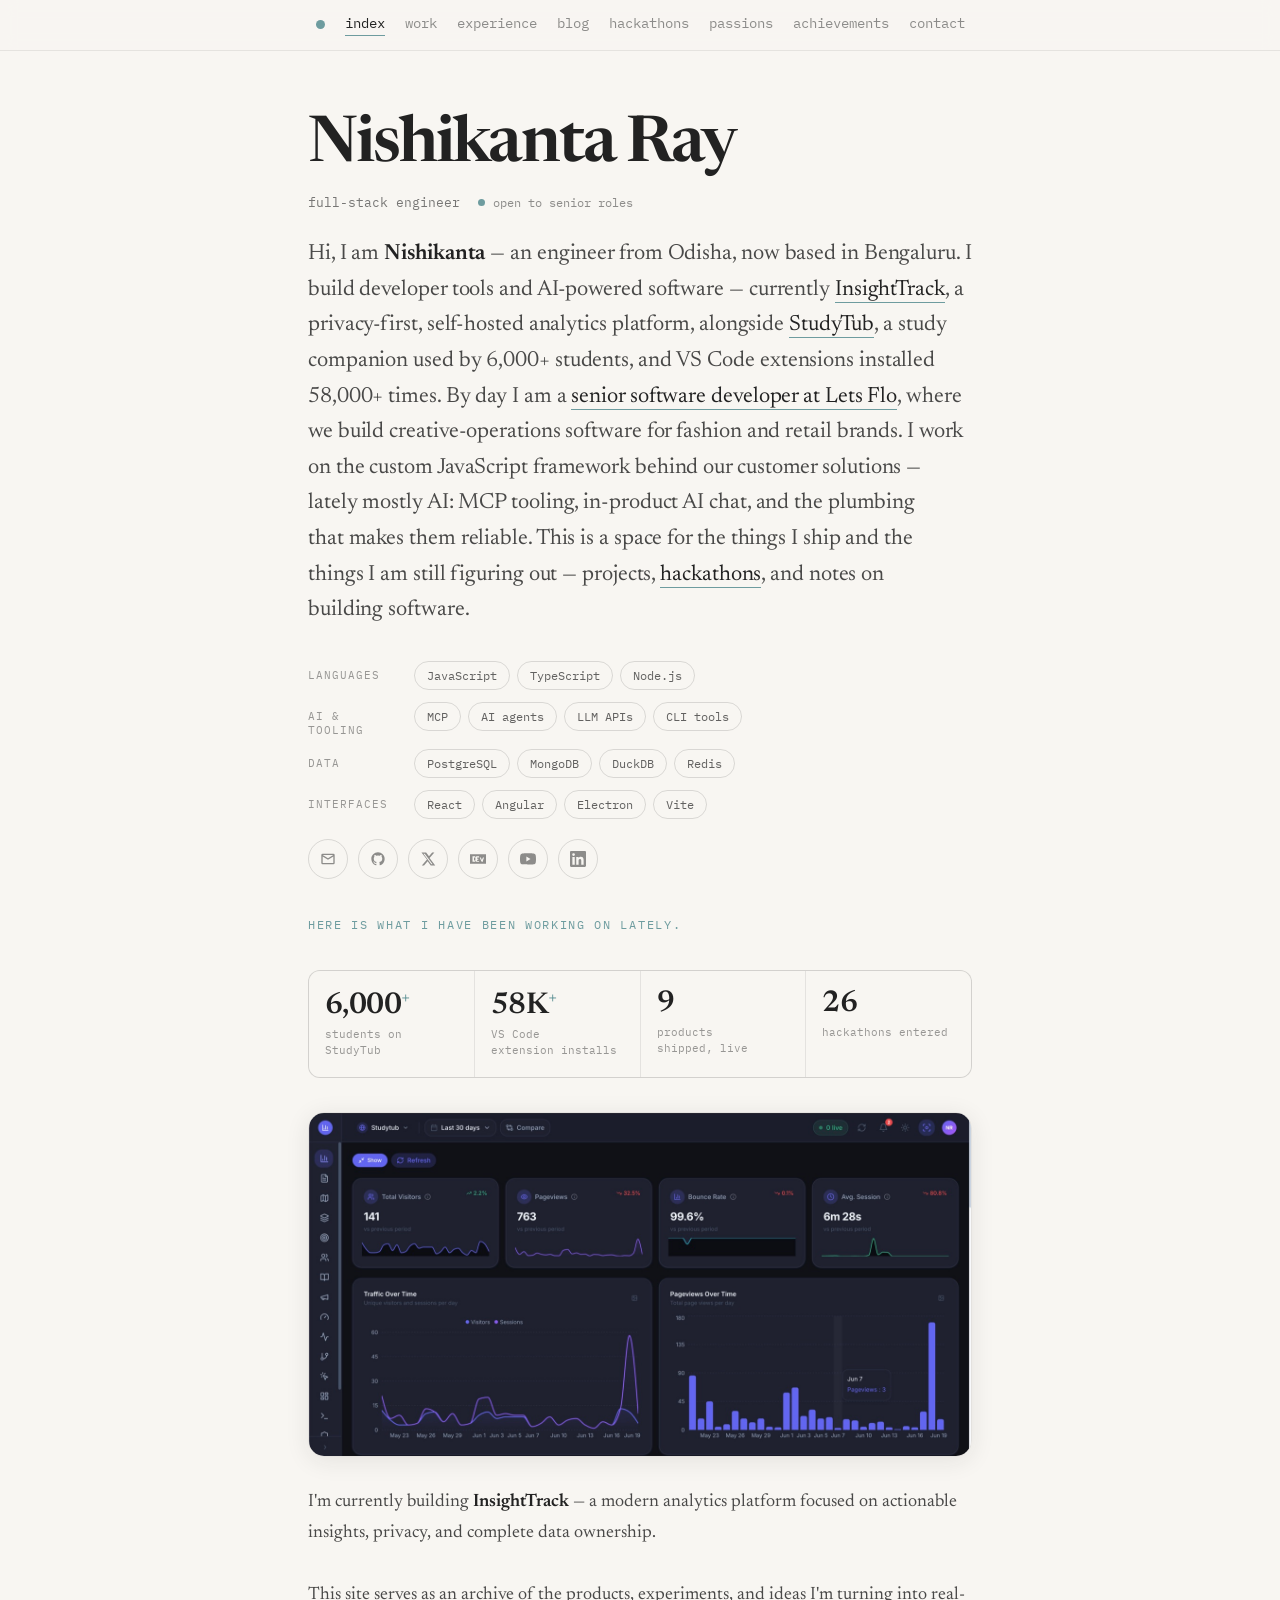
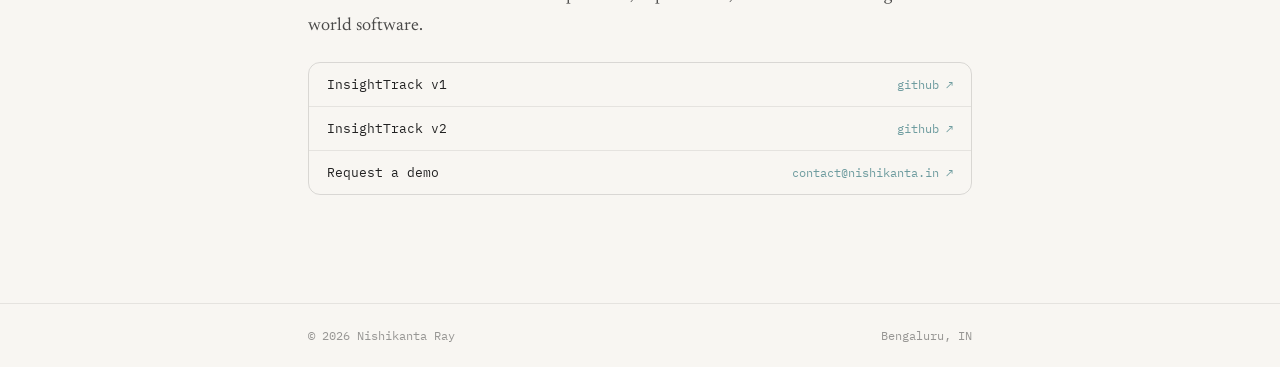
<file: index.html>
<!DOCTYPE html>
<html lang="en">

<head>
  <meta charset="utf-8">
  <meta name="viewport" content="width=device-width, initial-scale=1">
  <meta name="google-site-verification" content="T8-DkJcfZ8PsQiqGVQWRgfyjk6k6gos50M5_fs0fN4Q">
  <meta name="description" content="Full-stack engineer in Bengaluru. Building InsightTrack, a privacy-first analytics platform, plus VS Code extensions installed 58,000+ times.">
  <title>Nishikanta Ray — Full-Stack Engineer, Bengaluru</title>
  <link rel="icon" href="images/favicon.svg" type="image/svg+xml">
  <link rel="canonical" href="https://nishikanta.in/">
  <meta property="og:type" content="website">
  <meta property="og:locale" content="en_IN">
  <meta property="og:site_name" content="Nishikanta Ray">
  <meta property="og:title" content="Nishikanta Ray — Full-Stack Engineer, Bengaluru">
  <meta property="og:description" content="Full-stack engineer in Bengaluru. Building InsightTrack, a privacy-first analytics platform, plus VS Code extensions installed 58,000+ times.">
  <meta property="og:url" content="https://nishikanta.in/">
  <meta property="og:image" content="https://nishikanta.in/images/dashboard.jpg">
  <meta name="twitter:card" content="summary_large_image">
  <meta name="twitter:creator" content="@NishikantaRay5">
  <meta name="twitter:title" content="Nishikanta Ray — Full-Stack Engineer, Bengaluru">
  <meta name="twitter:description" content="Full-stack engineer in Bengaluru. Building InsightTrack, a privacy-first analytics platform, plus VS Code extensions installed 58,000+ times.">
  <meta name="twitter:image" content="https://nishikanta.in/images/dashboard.jpg">
  <link rel="preconnect" href="https://fonts.googleapis.com">
  <link rel="preconnect" href="https://fonts.gstatic.com" crossorigin>
  <link href="https://fonts.googleapis.com/css2?family=IBM+Plex+Mono:wght@400;500&family=Newsreader:ital,opsz,wght@0,6..72,400;0,6..72,500;0,6..72,600;1,6..72,400;1,6..72,500&display=swap" rel="stylesheet">
  <link rel="stylesheet" href="css/base.css">
  <link rel="stylesheet" href="css/index.css">
  <script type="application/ld+json">
[
  {
    "@context": "https://schema.org",
    "@type": "Person",
    "name": "Nishikanta Ray",
    "url": "https://nishikanta.in/",
    "image": "https://nishikanta.in/images/dashboard.jpg",
    "jobTitle": "Senior Software Developer",
    "worksFor": {
      "@type": "Organization",
      "name": "Lets Flo",
      "url": "https://www.letsflo.co/"
    },
    "address": {
      "@type": "PostalAddress",
      "addressLocality": "Bengaluru",
      "addressRegion": "Karnataka",
      "addressCountry": "IN"
    },
    "email": "mailto:nishikantaray1@gmail.com",
    "knowsAbout": [
      "JavaScript",
      "TypeScript",
      "Node.js",
      "Model Context Protocol",
      "AI agents",
      "PostgreSQL",
      "DuckDB",
      "MongoDB",
      "Redis",
      "React",
      "Angular",
      "Electron",
      "Web analytics"
    ],
    "sameAs": [
      "https://github.com/NishikantaRay",
      "https://www.linkedin.com/in/nishikantaray1/",
      "https://x.com/NishikantaRay5",
      "https://blog.nishikanta.in/",
      "https://dev.to/nishikantaray",
      "https://www.youtube.com/@NishikantaRay"
    ]
  },
  {
    "@context": "https://schema.org",
    "@type": "WebSite",
    "name": "Nishikanta Ray",
    "url": "https://nishikanta.in/",
    "author": {
      "@type": "Person",
      "name": "Nishikanta Ray"
    }
  }
]
  </script>
</head>

<body>
  <a href="#main" class="skip-link">Skip to content</a>
  <header>
    <div class="header-inner">
      <a href="index.html" aria-label="Home"><span class="dot"></span></a>
      <nav>
        <a href="index.html" class="active">index</a>
        <a href="work.html">work</a>
        <a href="experience.html">experience</a>
        <a href="https://blog.nishikanta.in/" class="external" target="_blank" rel="noopener noreferrer">blog</a>
        <a href="hackathons.html">hackathons</a>
        <a href="passions.html">passions</a>
        <a href="achievements.html">achievements</a>
        <a href="contact.html">contact</a>
      </nav>
    </div>
  </header>

  <main id="main">
    <h1 class="hero-title">Nishikanta Ray</h1>

    <div class="meta-row">
      <span class="meta-label">full-stack engineer</span>
      <div class="availability">
        <span class="pulse"></span>
        <span>open to senior roles</span>
      </div>
    </div>

    <p class="hero-intro">Hi, I am <strong class="strong-ink">Nishikanta</strong> — an engineer from Odisha,
      now based in Bengaluru. I build developer tools and AI-powered software — currently
      <a href="work.html">InsightTrack</a>, a privacy-first, self-hosted analytics platform, alongside
      <a href="https://studytub.netlify.app/" target="_blank" rel="noopener noreferrer">StudyTub</a>, a study companion
      used by 6,000+ students, and VS Code extensions installed 58,000+ times. By day I am a
      <a href="experience.html">senior software developer at <span class="nowrap">Lets&nbsp;Flo</span></a>, where we build
      creative-operations software for fashion and retail brands. I work on the custom JavaScript framework behind our
      customer solutions — lately mostly AI: MCP tooling, in-product AI chat, and the plumbing that makes them
      reliable. This is a space for the things I ship and the things I am still figuring out — projects,
      <a href="hackathons.html">hackathons</a>, and notes on building software.</p>

    <div class="stack">
      <div class="stack-row">
        <span class="stack-label">languages</span>
        <div class="stack-tags">
          <span class="tag">JavaScript</span>
          <span class="tag">TypeScript</span>
          <span class="tag">Node.js</span>
        </div>
      </div>
      <div class="stack-row">
        <span class="stack-label">ai &amp; tooling</span>
        <div class="stack-tags">
          <span class="tag">MCP</span>
          <span class="tag">AI agents</span>
          <span class="tag">LLM APIs</span>
          <span class="tag">CLI tools</span>
        </div>
      </div>
      <div class="stack-row">
        <span class="stack-label">data</span>
        <div class="stack-tags">
          <span class="tag">PostgreSQL</span>
          <span class="tag">MongoDB</span>
          <span class="tag">DuckDB</span>
          <span class="tag">Redis</span>
        </div>
      </div>
      <div class="stack-row">
        <span class="stack-label">interfaces</span>
        <div class="stack-tags">
          <span class="tag">React</span>
          <span class="tag">Angular</span>
          <span class="tag">Electron</span>
          <span class="tag">Vite</span>
        </div>
      </div>
    </div>

    <div class="social-row">
      <!-- Email -->
      <a href="mailto:nishikantaray1@gmail.com" class="social-icon" aria-label="Email" title="nishikantaray1@gmail.com">
        <svg viewBox="0 0 24 24" xmlns="http://www.w3.org/2000/svg">
          <path
            d="M20 4H4a2 2 0 0 0-2 2v12a2 2 0 0 0 2 2h16a2 2 0 0 0 2-2V6a2 2 0 0 0-2-2zm0 2-8 5-8-5h16zm0 12H4V8.236l8 5 8-5V18z" />
        </svg>
      </a>
      <!-- GitHub -->
      <a href="https://github.com/NishikantaRay" target="_blank" rel="noopener noreferrer" class="social-icon"
        aria-label="GitHub" title="@NishikantaRay">
        <svg viewBox="0 0 24 24" xmlns="http://www.w3.org/2000/svg">
          <path
            d="M12 2C6.477 2 2 6.477 2 12c0 4.418 2.865 8.166 6.839 9.489.5.092.682-.217.682-.482 0-.237-.009-.868-.014-1.703-2.782.604-3.369-1.34-3.369-1.34-.454-1.156-1.11-1.463-1.11-1.463-.908-.62.069-.608.069-.608 1.003.07 1.531 1.03 1.531 1.03.892 1.529 2.341 1.087 2.91.832.092-.647.35-1.088.636-1.338-2.22-.253-4.555-1.11-4.555-4.943 0-1.091.39-1.984 1.029-2.683-.103-.253-.446-1.27.098-2.647 0 0 .84-.269 2.75 1.025A9.578 9.578 0 0 1 12 6.836a9.59 9.59 0 0 1 2.504.337c1.909-1.294 2.747-1.025 2.747-1.025.546 1.377.203 2.394.1 2.647.64.699 1.028 1.592 1.028 2.683 0 3.842-2.339 4.687-4.566 4.935.359.309.678.919.678 1.852 0 1.336-.012 2.415-.012 2.743 0 .267.18.578.688.48C19.138 20.163 22 16.418 22 12c0-5.523-4.477-10-10-10z" />
        </svg>
      </a>
      <!-- Twitter / X -->
      <a href="https://x.com/NishikantaRay5" target="_blank" rel="noopener noreferrer" class="social-icon"
        aria-label="Twitter / X" title="@NishikantaRay5">
        <svg viewBox="0 0 24 24" xmlns="http://www.w3.org/2000/svg">
          <path
            d="M18.244 2.25h3.308l-7.227 8.26 8.502 11.24H16.17l-4.714-6.231-5.401 6.231H2.744l7.737-8.835L2.2 2.25h6.986l4.265 5.638 4.793-5.638zm-1.161 17.52h1.833L7.084 4.126H5.117z" />
        </svg>
      </a>
      <!-- DEV -->
      <a href="https://dev.to/nishikantaray" target="_blank" rel="noopener noreferrer" class="social-icon"
        aria-label="DEV Community" title="@nishikantaray on DEV">
        <svg viewBox="0 0 24 24" xmlns="http://www.w3.org/2000/svg">
          <path
            d="M7.42 10.05c-.18-.16-.46-.23-.84-.23H6.05v4.36h.53c.38 0 .66-.7.84-.23.18-.16.28-.4.28-.75v-2.4c0-.35-.1-.6-.28-.75zM0 4.94v14.12h24V4.94H0zm8.56 9.27c0 .96-.6 2.02-1.9 2.02H3.75V7.78h2.9c1.3 0 1.9 1.06 1.9 2.02v4.41zm5.09-4.5h-2.9v1.85h1.77v1.44h-1.77v1.85h2.9v1.44H9.87c-.5.02-.92-.38-.94-.88V8.63c-.02-.5.38-.92.88-.94h3.84v1.5zm5.4 5.87c-.68 1.58-1.9.31-2.44-.94l-1.99-4.94h1.66l1.55 3.86 1.55-3.86h1.66l-1.99 5.88z" />
        </svg>
      </a>
      <!-- YouTube -->
      <a href="https://www.youtube.com/@NishikantaRay" target="_blank" rel="noopener noreferrer" class="social-icon"
        aria-label="YouTube" title="@NishikantaRay on YouTube">
        <svg viewBox="0 0 24 24" xmlns="http://www.w3.org/2000/svg">
          <path
            d="M23.5 6.19a3.02 3.02 0 0 0-2.12-2.14C19.5 3.55 12 3.55 12 3.55s-7.5 0-9.38.5A3.02 3.02 0 0 0 .5 6.19C0 8.08 0 12 0 12s0 3.92.5 5.81a3.02 3.02 0 0 0 2.12 2.14c1.88.5 9.38.5 9.38.5s7.5 0 9.38-.5a3.02 3.02 0 0 0 2.12-2.14C24 15.92 24 12 24 12s0-3.92-.5-5.81zM9.55 15.57V8.43L15.82 12l-6.27 3.57z" />
        </svg>
      </a>
      <!-- LinkedIn -->
      <a href="https://www.linkedin.com/in/nishikantaray1/" target="_blank" rel="noopener noreferrer"
        class="social-icon" aria-label="LinkedIn" title="in/nishikantaray1">
        <svg viewBox="0 0 24 24" xmlns="http://www.w3.org/2000/svg">
          <path
            d="M20.447 20.452h-3.554v-5.569c0-1.328-.027-3.037-1.852-3.037-1.853 0-2.136 1.445-2.136 2.939v5.667H9.351V9h3.414v1.561h.046c.477-.9 1.637-1.85 3.37-1.85 3.601 0 4.267 2.37 4.267 5.455v6.286zM5.337 7.433a2.062 2.062 0 0 1-2.063-2.065 2.064 2.064 0 1 1 2.063 2.065zm1.782 13.019H3.555V9h3.564v11.452zM22.225 0H1.771C.792 0 0 .774 0 1.729v20.542C0 23.227.792 24 1.771 24h20.451C23.2 24 24 23.227 24 22.271V1.729C24 .774 23.2 0 22.222 0h.003z" />
        </svg>
      </a>
    </div>
    <p class="hero-lede">Here is what I have been working on lately.</p>

    <div class="proof-band">
      <a href="https://studytub.netlify.app/" target="_blank" rel="noopener noreferrer" class="proof-stat">
        <span class="proof-num">6,000<span class="proof-plus">+</span></span>
        <span class="proof-label">students on StudyTub</span>
      </a>
      <a href="https://open-vsx.org/extension/Nishikanta12/live-server-lite" target="_blank" rel="noopener noreferrer"
        class="proof-stat">
        <span class="proof-num">58K<span class="proof-plus">+</span></span>
        <span class="proof-label">VS Code extension installs</span>
      </a>
      <a href="work.html" class="proof-stat">
        <span class="proof-num">9</span>
        <span class="proof-label">products shipped, live</span>
      </a>
      <a href="hackathons.html" class="proof-stat">
        <span class="proof-num">26</span>
        <span class="proof-label">hackathons entered</span>
      </a>
    </div>

    <div class="workspace">
      <img src="images/dashboard.jpg" alt="InsightTrack dashboard" width="1400" height="726" fetchpriority="high">
    </div>

    <p class="hero-sub">I'm currently building <strong class="strong-ink">InsightTrack</strong> — a
      modern analytics platform focused on actionable insights, privacy, and complete data ownership.<br><br>This site
      serves as an archive of the products, experiments, and ideas I'm turning into real-world software.</p>

    <div class="insighttrack-links">
      <a href="https://github.com/NishikantaRay/InsightTrack/tree/main/apps" target="_blank" rel="noopener noreferrer"
        class="it-link">
        <span class="it-label">InsightTrack v1</span>
        <span class="it-meta">github ↗</span>
      </a>
      <a href="https://github.com/NishikantaRay/InsightTrack/tree/main/appsv2" target="_blank" rel="noopener noreferrer"
        class="it-link">
        <span class="it-label">InsightTrack v2</span>
        <span class="it-meta">github ↗</span>
      </a>
      <a href="mailto:contact@nishikanta.in" class="it-link">
        <span class="it-label">Request a demo</span>
        <span class="it-meta">contact@nishikanta.in ↗</span>
      </a>
    </div>
  </main>

  <footer>
    <div class="footer-inner">
      <span>© <span id="yr">2026</span> Nishikanta Ray</span>
      <span>Bengaluru, IN</span>
    </div>
  </footer>
  <script>document.getElementById("yr").textContent=new Date().getFullYear()</script>
</body>

</html>
</file>
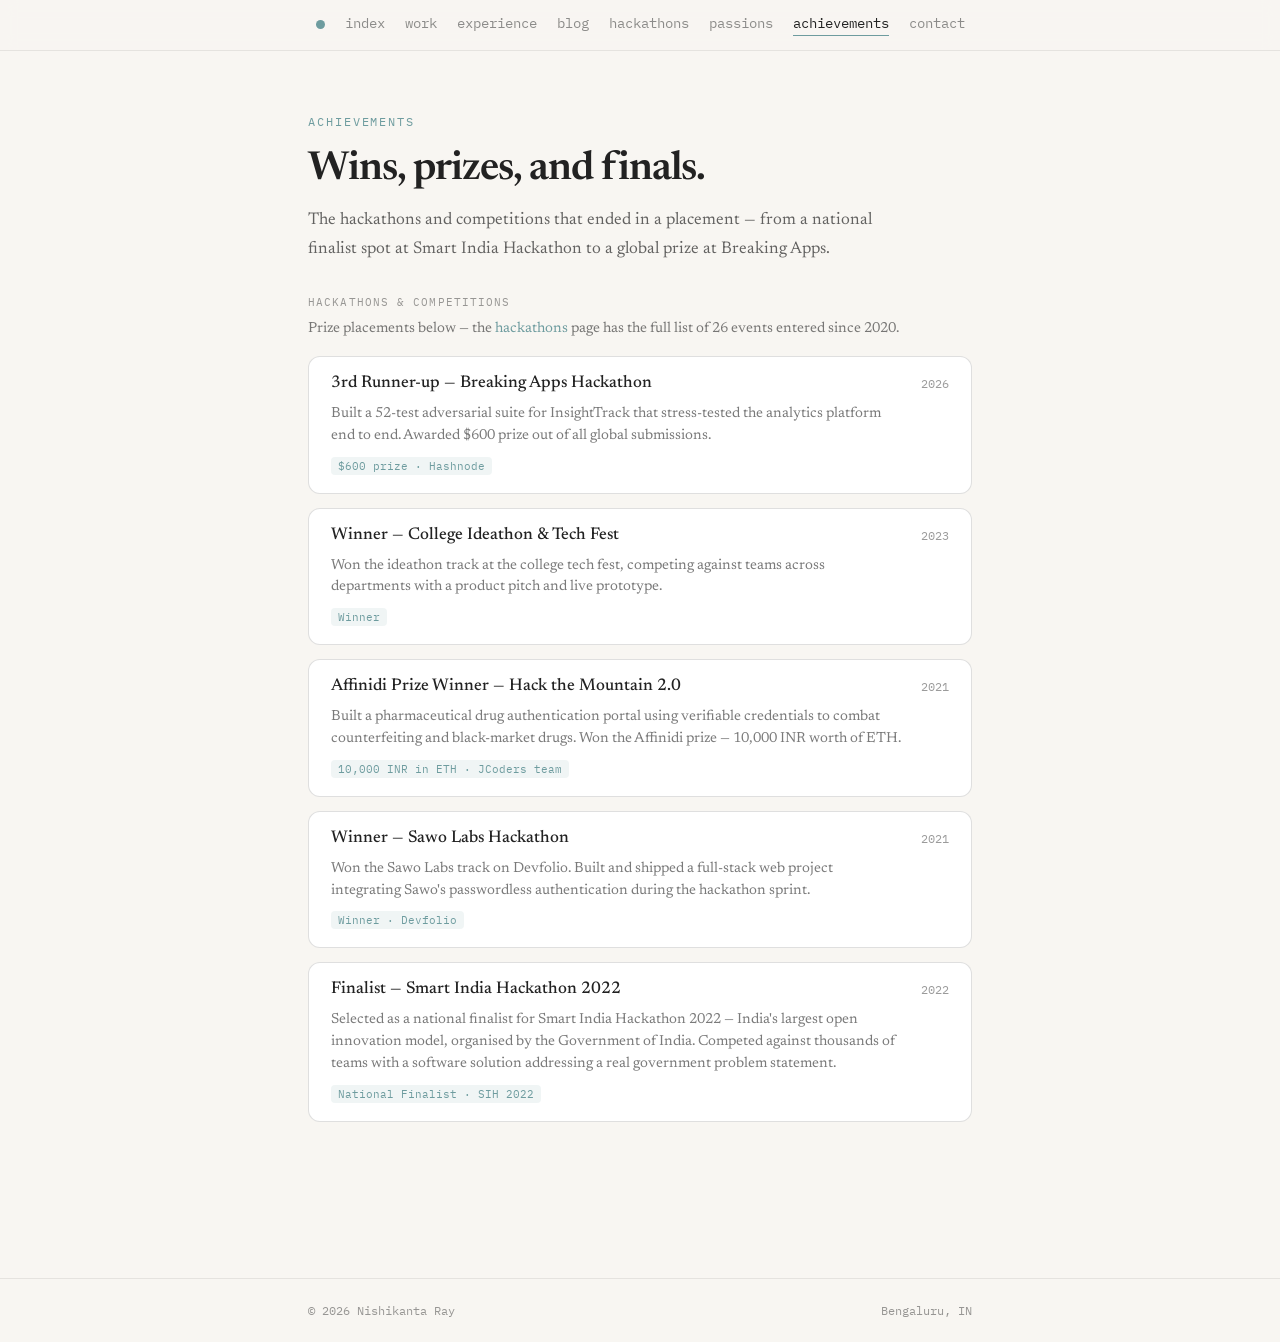
<file: achievements.html>
<!DOCTYPE html>
<html lang="en">

<head>
  <meta charset="utf-8">
  <meta name="viewport" content="width=device-width, initial-scale=1">
  <meta name="description" content="Hackathon wins and finals: Breaking Apps Hackathon, Smart India Hackathon 2022 finalist, Hack the Mountain, Sawo Labs.">
  <title>Achievements — Hackathon Wins, Prizes &amp; Finals</title>
  <link rel="icon" href="images/favicon.svg" type="image/svg+xml">
  <link rel="canonical" href="https://nishikanta.in/achievements.html">
  <meta property="og:type" content="website">
  <meta property="og:locale" content="en_IN">
  <meta property="og:site_name" content="Nishikanta Ray">
  <meta property="og:title" content="Achievements — Hackathon Wins, Prizes &amp; Finals">
  <meta property="og:description" content="Hackathon wins and finals: Breaking Apps Hackathon, Smart India Hackathon 2022 finalist, Hack the Mountain, Sawo Labs.">
  <meta property="og:url" content="https://nishikanta.in/achievements.html">
  <meta property="og:image" content="https://nishikanta.in/images/dashboard.jpg">
  <meta name="twitter:card" content="summary_large_image">
  <meta name="twitter:creator" content="@NishikantaRay5">
  <meta name="twitter:title" content="Achievements — Hackathon Wins, Prizes &amp; Finals">
  <meta name="twitter:description" content="Hackathon wins and finals: Breaking Apps Hackathon, Smart India Hackathon 2022 finalist, Hack the Mountain, Sawo Labs.">
  <meta name="twitter:image" content="https://nishikanta.in/images/dashboard.jpg">
  <link rel="preconnect" href="https://fonts.googleapis.com">
  <link rel="preconnect" href="https://fonts.gstatic.com" crossorigin>
  <link href="https://fonts.googleapis.com/css2?family=IBM+Plex+Mono:wght@400;500&family=Newsreader:ital,opsz,wght@0,6..72,400;0,6..72,500;0,6..72,600;1,6..72,400;1,6..72,500&display=swap" rel="stylesheet">
  <link rel="stylesheet" href="css/base.css">
  <link rel="stylesheet" href="css/achievements.css">
  <script type="application/ld+json">
{
  "@context": "https://schema.org",
  "@type": "BreadcrumbList",
  "itemListElement": [
    {
      "@type": "ListItem",
      "position": 1,
      "name": "Home",
      "item": "https://nishikanta.in/"
    },
    {
      "@type": "ListItem",
      "position": 2,
      "name": "Achievements",
      "item": "https://nishikanta.in/achievements.html"
    }
  ]
}
  </script>
</head>

<body>
  <a href="#main" class="skip-link">Skip to content</a>

  <header>
    <div class="header-inner">
      <a href="index.html" aria-label="Home"><span class="dot"></span></a>
      <nav>
        <a href="index.html">index</a>
        <a href="work.html">work</a>
        <a href="experience.html">experience</a>
        <a href="https://blog.nishikanta.in/" class="external" target="_blank" rel="noopener noreferrer">blog</a>
        <a href="hackathons.html">hackathons</a>
        <a href="passions.html">passions</a>
        <a href="achievements.html" class="active">achievements</a>
        <a href="contact.html">contact</a>
      </nav>
    </div>
  </header>

  <main id="main">
    <p class="section-label">Achievements</p>

    <h1 class="page-heading">Wins, prizes, and finals.</h1>
    <p class="page-intro">The hackathons and competitions that ended in a placement — from a national finalist spot at Smart India Hackathon to a global prize at Breaking Apps.</p>

    <!-- ── Hackathons ── -->
    <div class="achievement-section">
      <p class="achievement-section-label">Hackathons &amp; Competitions</p>
      <p class="achievement-note">Prize placements below — the <a href="hackathons.html">hackathons</a> page has the full list of 26 events entered since 2020.</p>

      <a href="https://townhall.hashnode.com/breaking-apps-hackathon-winners" target="_blank" rel="noopener noreferrer"
        class="hack-card">
        <div class="hack-body">
          <p class="hack-title">3rd Runner-up — Breaking Apps Hackathon</p>
          <span class="hack-year">2026</span>
          <p class="hack-desc">Built a 52-test adversarial suite for InsightTrack that stress-tested the analytics
            platform end to end. Awarded $600 prize out of all global submissions.</p>
          <span class="hack-badge">$600 prize · Hashnode</span>
        </div>
      </a>

      <a href="https://www.linkedin.com/posts/nishikantaray1_ideathon-collegefest-techfest-activity-7033532440765759488-5gte"
        target="_blank" rel="noopener noreferrer" class="hack-card" style="margin-top:10px">
        <div class="hack-body">
          <p class="hack-title">Winner — College Ideathon &amp; Tech Fest</p>
          <span class="hack-year">2023</span>
          <p class="hack-desc">Won the ideathon track at the college tech fest, competing against teams across
            departments with a product pitch and live prototype.</p>
          <span class="hack-badge">Winner</span>
        </div>
      </a>

      <a href="https://affinidi.medium.com/announcing-the-affinidi-prize-winners-of-hack-the-mountain-2-0-48df8aead49d"
        target="_blank" rel="noopener noreferrer" class="hack-card" style="margin-top:10px">
        <div class="hack-body">
          <p class="hack-title">Affinidi Prize Winner — Hack the Mountain 2.0</p>
          <span class="hack-year">2021</span>
          <p class="hack-desc">Built a pharmaceutical drug authentication portal using verifiable credentials to combat
            counterfeiting and black-market drugs. Won the Affinidi prize — 10,000 INR worth of ETH.</p>
          <span class="hack-badge">10,000 INR in ETH · JCoders team</span>
        </div>
      </a>

      <a href="https://www.linkedin.com/posts/nishikantaray1_webdevelopment-devfolio-sawolabs-activity-6856860619677700096-K5sS"
        target="_blank" rel="noopener noreferrer" class="hack-card" style="margin-top:10px">
        <div class="hack-body">
          <p class="hack-title">Winner — Sawo Labs Hackathon</p>
          <span class="hack-year">2021</span>
          <p class="hack-desc">Won the Sawo Labs track on Devfolio. Built and shipped a full-stack web project
            integrating Sawo's passwordless authentication during the hackathon sprint.</p>
          <span class="hack-badge">Winner · Devfolio</span>
        </div>
      </a>

      <a href="https://github.com/NishikantaRay/smartindiahackathon" target="_blank" rel="noopener noreferrer"
        class="hack-card" style="margin-top:10px">
        <div class="hack-body">
          <p class="hack-title">Finalist — Smart India Hackathon 2022</p>
          <span class="hack-year">2022</span>
          <p class="hack-desc">Selected as a national finalist for Smart India Hackathon 2022 — India's largest open
            innovation model, organised by the Government of India. Competed against thousands of teams with a software
            solution addressing a real government problem statement.</p>
          <span class="hack-badge">National Finalist · SIH 2022</span>
        </div>
      </a>
    </div>

  </main>

  <footer>
    <div class="footer-inner">
      <span>© <span id="yr">2026</span> Nishikanta Ray</span>
      <span>Bengaluru, IN</span>
    </div>
  </footer>
  <script>document.getElementById("yr").textContent=new Date().getFullYear()</script>

</body>

</html>
</file>
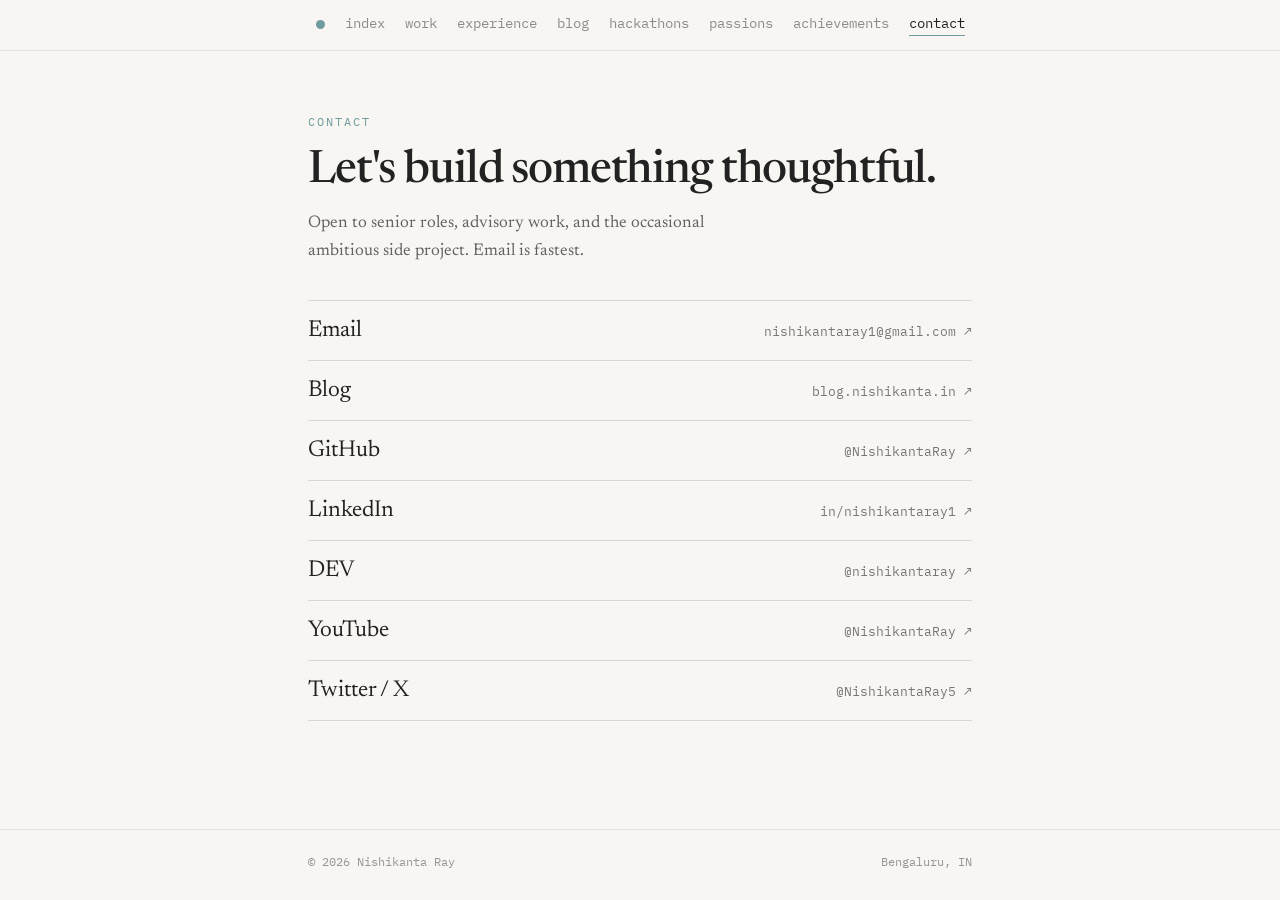
<file: contact.html>
<!DOCTYPE html>
<html lang="en">
<head>
  <meta charset="utf-8">
  <meta name="viewport" content="width=device-width, initial-scale=1">
  <meta name="description" content="Open to senior roles, advisory work, and ambitious side projects. Email is fastest.">
  <title>Contact — Nishikanta Ray</title>
  <link rel="icon" href="images/favicon.svg" type="image/svg+xml">
  <link rel="canonical" href="https://nishikanta.in/contact.html">
  <meta property="og:type" content="website">
  <meta property="og:locale" content="en_IN">
  <meta property="og:site_name" content="Nishikanta Ray">
  <meta property="og:title" content="Contact — Nishikanta Ray">
  <meta property="og:description" content="Open to senior roles, advisory work, and ambitious side projects. Email is fastest.">
  <meta property="og:url" content="https://nishikanta.in/contact.html">
  <meta property="og:image" content="https://nishikanta.in/images/dashboard.jpg">
  <meta name="twitter:card" content="summary_large_image">
  <meta name="twitter:creator" content="@NishikantaRay5">
  <meta name="twitter:title" content="Contact — Nishikanta Ray">
  <meta name="twitter:description" content="Open to senior roles, advisory work, and ambitious side projects. Email is fastest.">
  <meta name="twitter:image" content="https://nishikanta.in/images/dashboard.jpg">
  <link rel="preconnect" href="https://fonts.googleapis.com">
  <link rel="preconnect" href="https://fonts.gstatic.com" crossorigin>
  <link href="https://fonts.googleapis.com/css2?family=IBM+Plex+Mono:wght@400;500&family=Newsreader:ital,opsz,wght@0,6..72,400;0,6..72,500;0,6..72,600;1,6..72,400;1,6..72,500&display=swap" rel="stylesheet">
  <link rel="stylesheet" href="css/base.css">
  <link rel="stylesheet" href="css/contact.css">
  <script type="application/ld+json">
{
  "@context": "https://schema.org",
  "@type": "BreadcrumbList",
  "itemListElement": [
    {
      "@type": "ListItem",
      "position": 1,
      "name": "Home",
      "item": "https://nishikanta.in/"
    },
    {
      "@type": "ListItem",
      "position": 2,
      "name": "Contact",
      "item": "https://nishikanta.in/contact.html"
    }
  ]
}
  </script>
</head>
<body>
  <a href="#main" class="skip-link">Skip to content</a>
  <header>
    <div class="header-inner">
      <a href="index.html" aria-label="Home"><span class="dot"></span></a>
      <nav>
        <a href="index.html">index</a>
        <a href="work.html">work</a>
        <a href="experience.html">experience</a>
        <a href="https://blog.nishikanta.in/" class="external" target="_blank" rel="noopener noreferrer">blog</a>
        <a href="hackathons.html">hackathons</a>
        <a href="passions.html">passions</a>
        <a href="achievements.html">achievements</a>
        <a href="contact.html" class="active">contact</a>
      </nav>
    </div>
  </header>

  <main id="main">
    <p class="section-label">Contact</p>

    <h1 class="contact-heading">Let's build something thoughtful.</h1>
    <p class="contact-sub">Open to senior roles, advisory work, and the occasional ambitious side project. Email is fastest.</p>

    <a href="mailto:nishikantaray1@gmail.com" class="social-link">
      <span class="social-label">Email</span>
      <span class="social-handle">nishikantaray1@gmail.com ↗</span>
    </a>
    <a href="https://blog.nishikanta.in/" target="_blank" rel="noopener noreferrer" class="social-link">
      <span class="social-label">Blog</span>
      <span class="social-handle">blog.nishikanta.in ↗</span>
    </a>
    <a href="https://github.com/NishikantaRay" target="_blank" rel="noopener noreferrer" class="social-link">
      <span class="social-label">GitHub</span>
      <span class="social-handle">@NishikantaRay ↗</span>
    </a>
    <a href="https://www.linkedin.com/in/nishikantaray1/" target="_blank" rel="noopener noreferrer" class="social-link">
      <span class="social-label">LinkedIn</span>
      <span class="social-handle">in/nishikantaray1 ↗</span>
    </a>
    <a href="https://dev.to/nishikantaray" target="_blank" rel="noopener noreferrer" class="social-link">
      <span class="social-label">DEV</span>
      <span class="social-handle">@nishikantaray ↗</span>
    </a>
    <a href="https://www.youtube.com/@NishikantaRay" target="_blank" rel="noopener noreferrer" class="social-link">
      <span class="social-label">YouTube</span>
      <span class="social-handle">@NishikantaRay ↗</span>
    </a>
    <a href="https://x.com/NishikantaRay5" target="_blank" rel="noopener noreferrer" class="social-link">
      <span class="social-label">Twitter / X</span>
      <span class="social-handle">@NishikantaRay5 ↗</span>
    </a>
  </main>

  <footer>
    <div class="footer-inner">
      <span>© <span id="yr">2026</span> Nishikanta Ray</span>
      <span>Bengaluru, IN</span>
    </div>
  </footer>
  <script>document.getElementById("yr").textContent=new Date().getFullYear()</script>
</body>
</html>
</file>
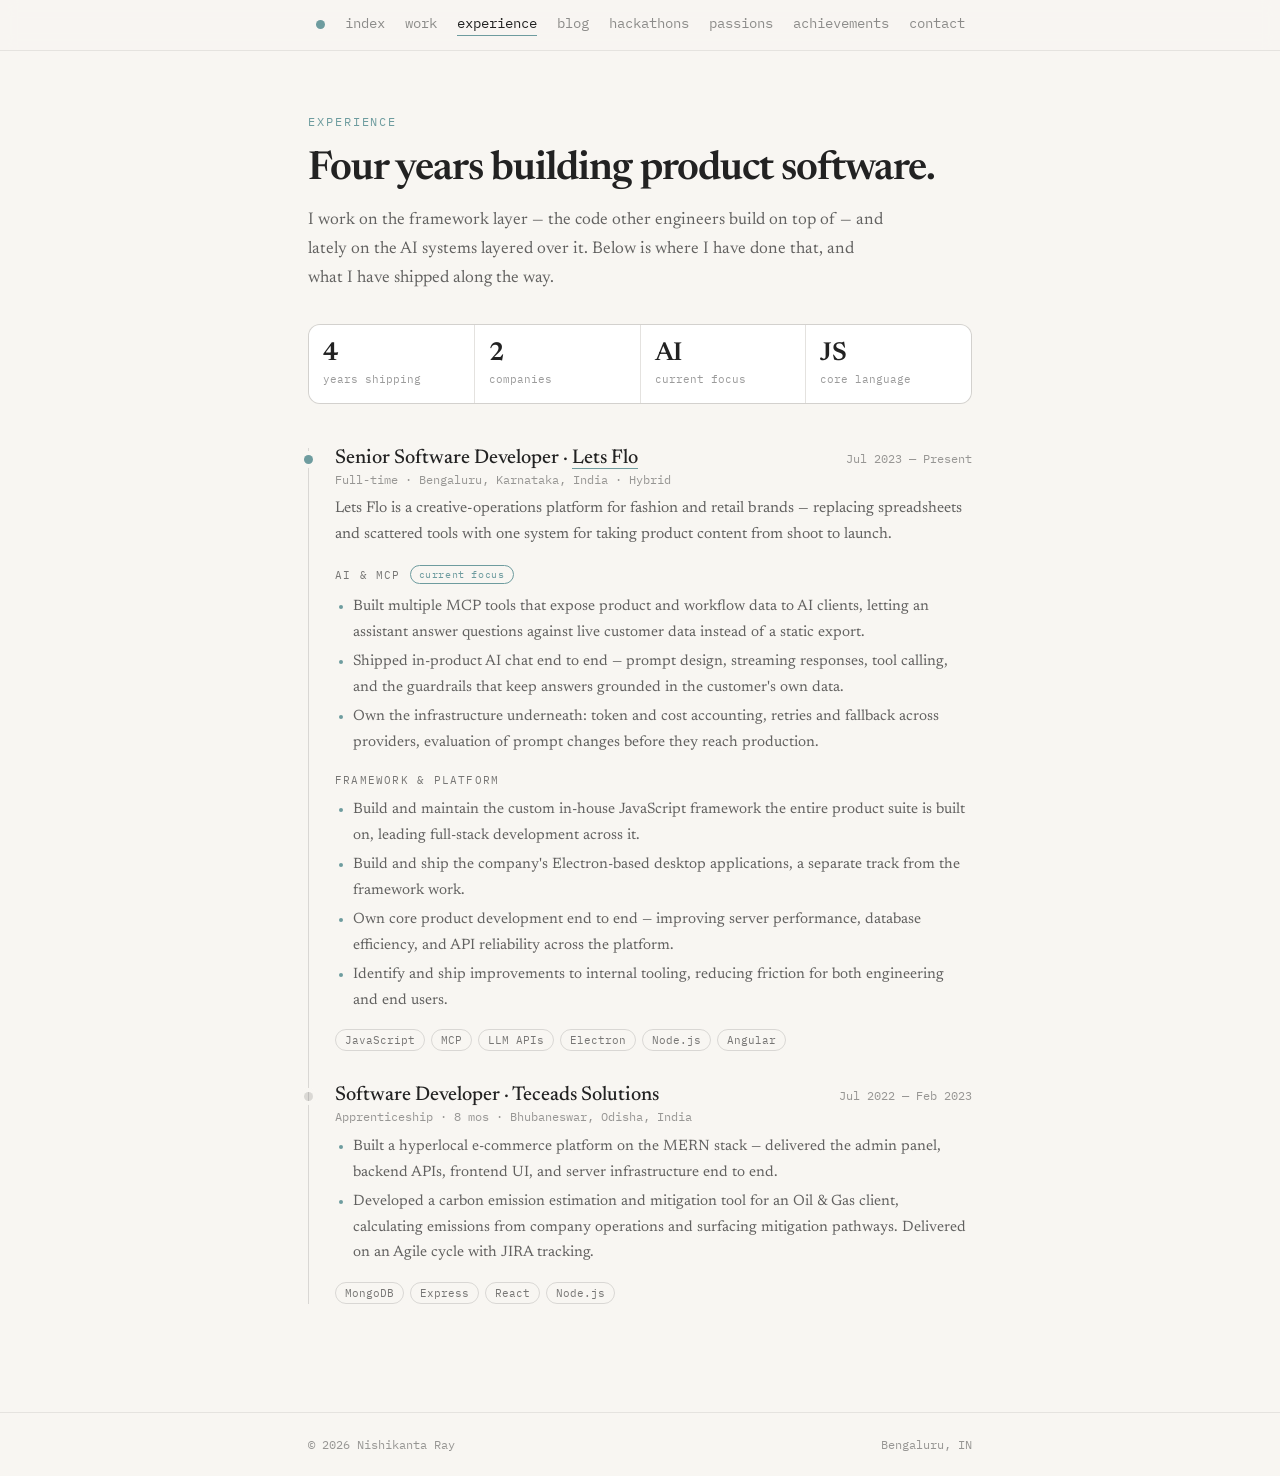
<file: experience.html>
<!DOCTYPE html>
<html lang="en">
<head>
  <meta charset="utf-8">
  <meta name="viewport" content="width=device-width, initial-scale=1">
  <meta name="description" content="Senior software developer at Lets Flo, Bengaluru. Custom JavaScript framework work, AI and MCP tooling, desktop applications, and backend performance.">
  <title>Experience — Senior Software Developer at Lets Flo</title>
  <link rel="icon" href="images/favicon.svg" type="image/svg+xml">
  <link rel="canonical" href="https://nishikanta.in/experience.html">
  <meta property="og:type" content="website">
  <meta property="og:locale" content="en_IN">
  <meta property="og:site_name" content="Nishikanta Ray">
  <meta property="og:title" content="Experience — Senior Software Developer at Lets Flo">
  <meta property="og:description" content="Senior software developer at Lets Flo, Bengaluru. Custom JavaScript framework work, AI and MCP tooling, desktop applications, and backend performance.">
  <meta property="og:url" content="https://nishikanta.in/experience.html">
  <meta property="og:image" content="https://nishikanta.in/images/dashboard.jpg">
  <meta name="twitter:card" content="summary_large_image">
  <meta name="twitter:creator" content="@NishikantaRay5">
  <meta name="twitter:title" content="Experience — Senior Software Developer at Lets Flo">
  <meta name="twitter:description" content="Senior software developer at Lets Flo, Bengaluru. Custom JavaScript framework work, AI and MCP tooling, desktop applications, and backend performance.">
  <meta name="twitter:image" content="https://nishikanta.in/images/dashboard.jpg">
  <link rel="preconnect" href="https://fonts.googleapis.com">
  <link rel="preconnect" href="https://fonts.gstatic.com" crossorigin>
  <link href="https://fonts.googleapis.com/css2?family=IBM+Plex+Mono:wght@400;500&family=Newsreader:ital,opsz,wght@0,6..72,400;0,6..72,500;0,6..72,600;1,6..72,400;1,6..72,500&display=swap" rel="stylesheet">
  <link rel="stylesheet" href="css/base.css">
  <link rel="stylesheet" href="css/experience.css">
  <script type="application/ld+json">
{
  "@context": "https://schema.org",
  "@type": "BreadcrumbList",
  "itemListElement": [
    {
      "@type": "ListItem",
      "position": 1,
      "name": "Home",
      "item": "https://nishikanta.in/"
    },
    {
      "@type": "ListItem",
      "position": 2,
      "name": "Experience",
      "item": "https://nishikanta.in/experience.html"
    }
  ]
}
  </script>
</head>
<body>
  <a href="#main" class="skip-link">Skip to content</a>
  <header>
    <div class="header-inner">
      <a href="index.html" aria-label="Home"><span class="dot"></span></a>
      <nav>
        <a href="index.html">index</a>
        <a href="work.html">work</a>
        <a href="experience.html" class="active">experience</a>
        <a href="https://blog.nishikanta.in/" class="external" target="_blank" rel="noopener noreferrer">blog</a>
        <a href="hackathons.html">hackathons</a>
        <a href="passions.html">passions</a>
        <a href="achievements.html">achievements</a>
        <a href="contact.html">contact</a>
      </nav>
    </div>
  </header>

  <main id="main">
    <p class="section-label">Experience</p>

    <h1 class="exp-heading">Four years building product software.</h1>
    <p class="exp-intro">I work on the framework layer — the code other engineers build on top of — and lately on the
      AI systems layered over it. Below is where I have done that, and what I have shipped along the way.</p>

    <div class="exp-summary">
      <div class="exp-summary-item"><span class="exp-summary-num">4</span><span class="exp-summary-label">years shipping</span></div>
      <div class="exp-summary-item"><span class="exp-summary-num">2</span><span class="exp-summary-label">companies</span></div>
      <div class="exp-summary-item"><span class="exp-summary-num">AI</span><span class="exp-summary-label">current focus</span></div>
      <div class="exp-summary-item"><span class="exp-summary-num">JS</span><span class="exp-summary-label">core language</span></div>
    </div>

    <div class="timeline">

      <div class="timeline-item">
        <span class="timeline-dot active"></span>
        <div class="timeline-header">
          <h3 class="timeline-title">Senior Software Developer · <a href="https://www.letsflo.co/" target="_blank" rel="noopener noreferrer">Lets Flo</a></h3>
          <span class="timeline-date">Jul 2023 — Present</span>
        </div>
        <p class="timeline-meta">Full-time · Bengaluru, Karnataka, India · Hybrid</p>
        <p class="timeline-desc">Lets Flo is a creative-operations platform for fashion and retail brands — replacing
          spreadsheets and scattered tools with one system for taking product content from shoot to launch.</p>

        <p class="timeline-sub">AI &amp; MCP <span class="timeline-sub-tag">current focus</span></p>
        <ul class="timeline-bullets">
          <li>Built multiple MCP tools that expose product and workflow data to AI clients, letting an assistant answer questions against live customer data instead of a static export.</li>
          <li>Shipped in-product AI chat end to end — prompt design, streaming responses, tool calling, and the guardrails that keep answers grounded in the customer's own data.</li>
          <li>Own the infrastructure underneath: token and cost accounting, retries and fallback across providers, evaluation of prompt changes before they reach production.</li>
        </ul>

        <p class="timeline-sub">Framework &amp; platform</p>
        <ul class="timeline-bullets">
          <li>Build and maintain the custom in-house JavaScript framework the entire product suite is built on, leading full-stack development across it.</li>
          <li>Build and ship the company's Electron-based desktop applications, a separate track from the framework work.</li>
          <li>Own core product development end to end — improving server performance, database efficiency, and API reliability across the platform.</li>
          <li>Identify and ship improvements to internal tooling, reducing friction for both engineering and end users.</li>
        </ul>

        <div class="timeline-tags">
          <span class="timeline-tag">JavaScript</span><span class="timeline-tag">MCP</span><span class="timeline-tag">LLM APIs</span><span class="timeline-tag">Electron</span><span class="timeline-tag">Node.js</span><span class="timeline-tag">Angular</span>
        </div>
      </div>

      <div class="timeline-item">
        <span class="timeline-dot"></span>
        <div class="timeline-header">
          <h3 class="timeline-title">Software Developer · Teceads Solutions</h3>
          <span class="timeline-date">Jul 2022 — Feb 2023</span>
        </div>
        <p class="timeline-meta">Apprenticeship · 8 mos · Bhubaneswar, Odisha, India</p>
        <ul class="timeline-bullets">
          <li>Built a hyperlocal e-commerce platform on the MERN stack — delivered the admin panel, backend APIs, frontend UI, and server infrastructure end to end.</li>
          <li>Developed a carbon emission estimation and mitigation tool for an Oil &amp; Gas client, calculating emissions from company operations and surfacing mitigation pathways. Delivered on an Agile cycle with JIRA tracking.</li>
        </ul>

        <div class="timeline-tags">
          <span class="timeline-tag">MongoDB</span><span class="timeline-tag">Express</span><span class="timeline-tag">React</span><span class="timeline-tag">Node.js</span>
        </div>
      </div>

    </div>
  </main>

  <footer>
    <div class="footer-inner">
      <span>© <span id="yr">2026</span> Nishikanta Ray</span>
      <span>Bengaluru, IN</span>
    </div>
  </footer>
  <script>document.getElementById("yr").textContent=new Date().getFullYear()</script>
</body>
</html>
</file>
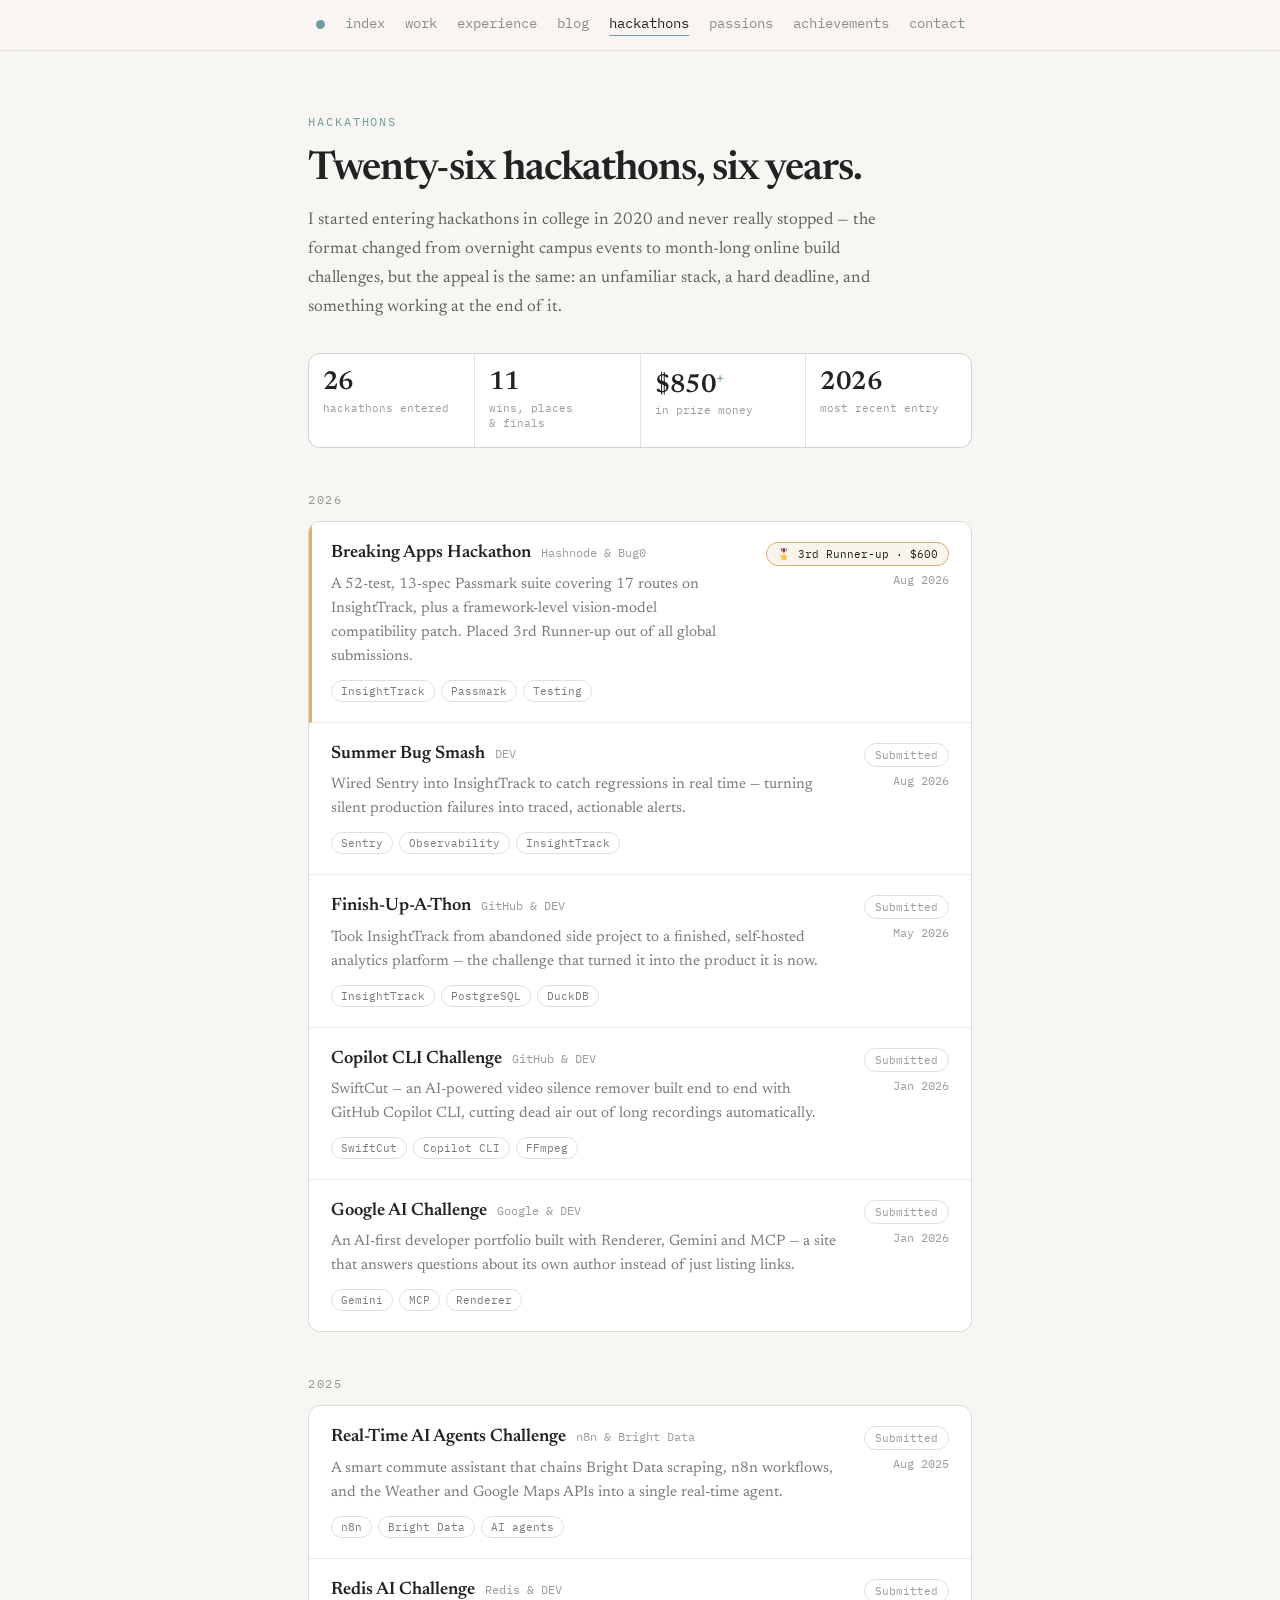
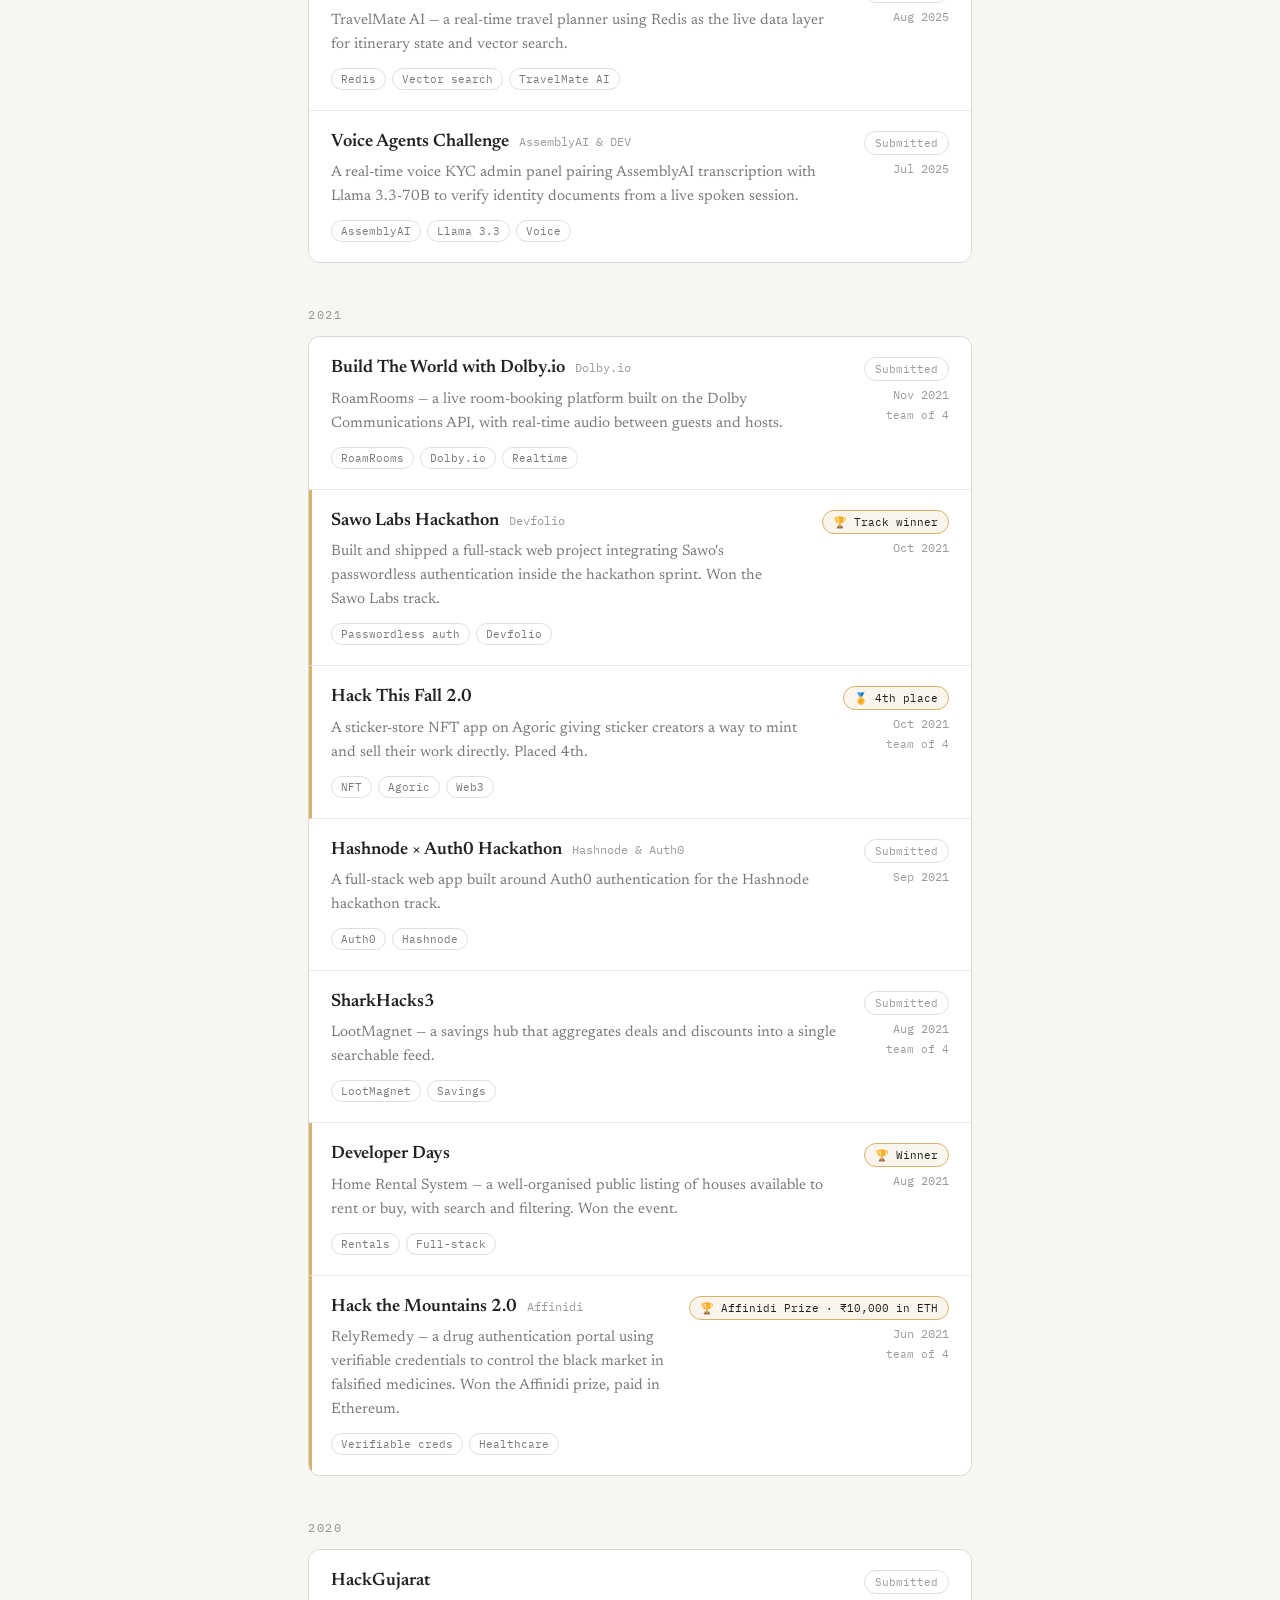
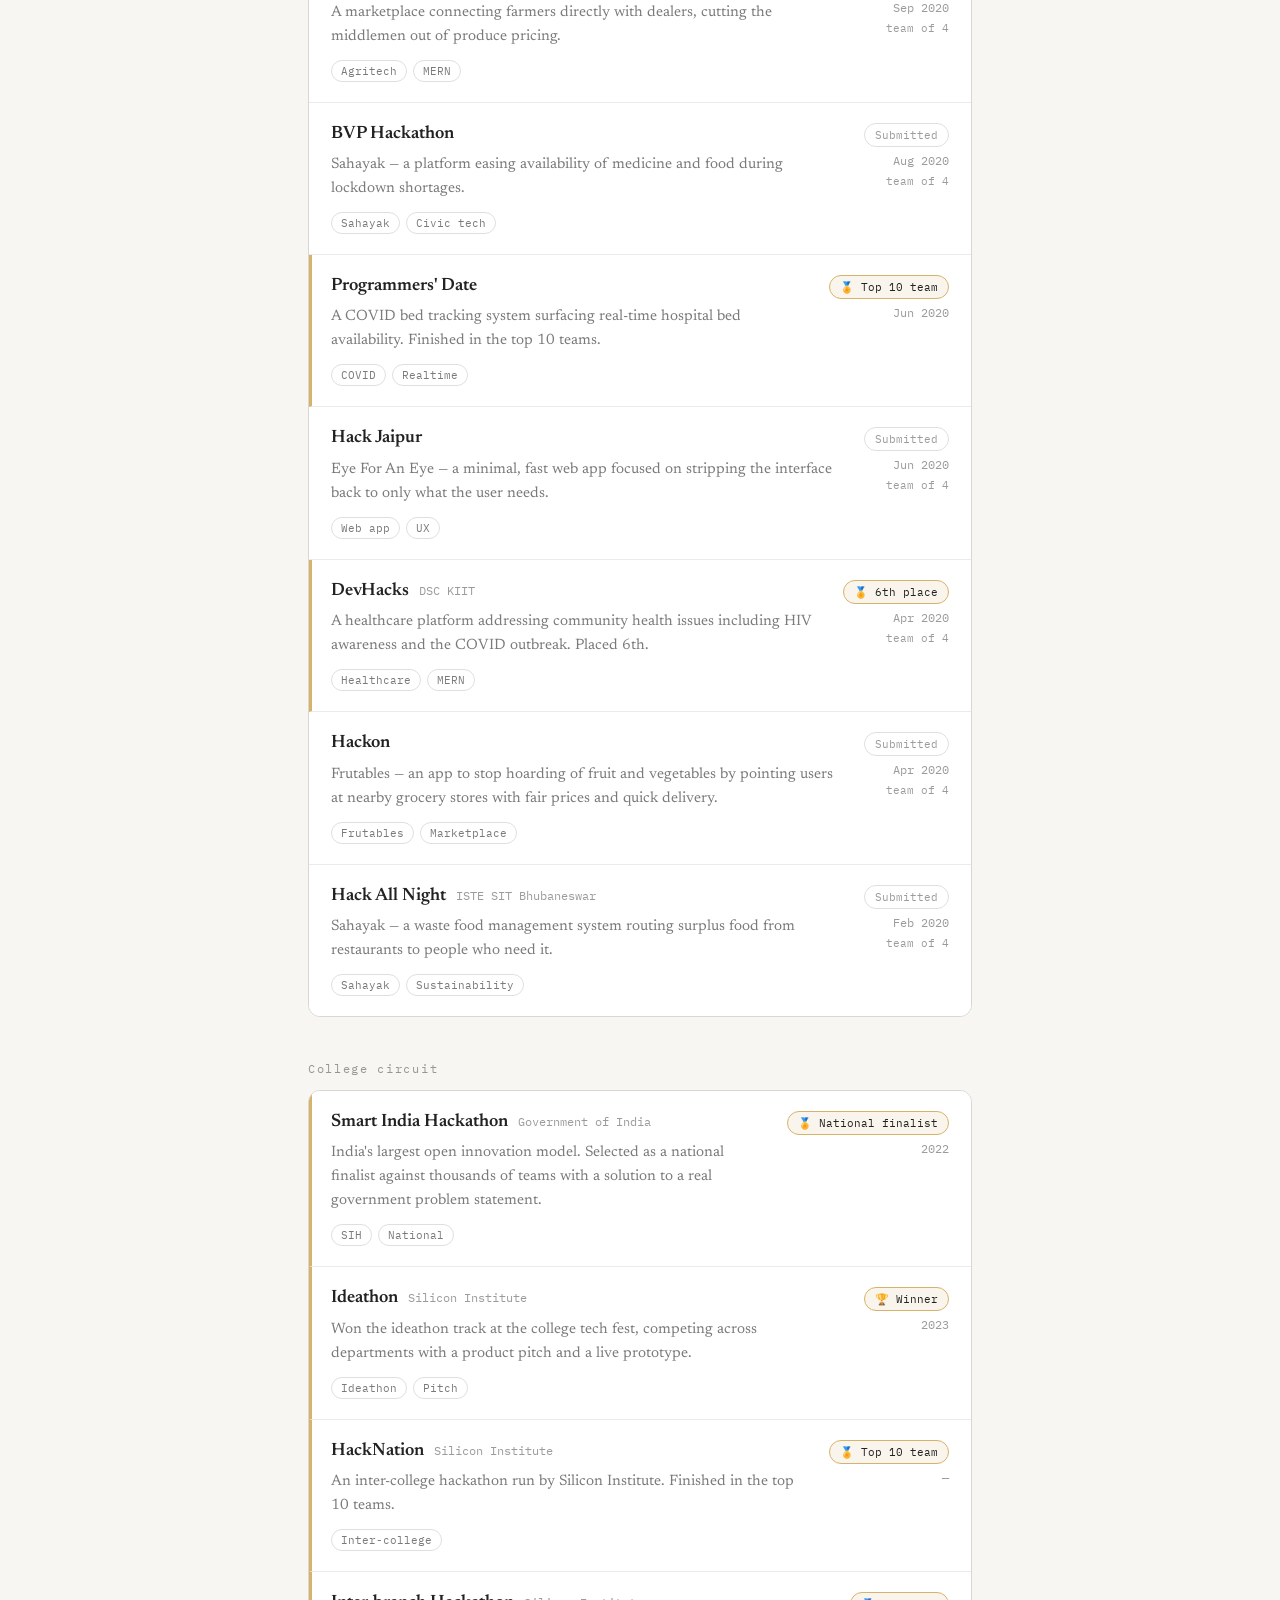
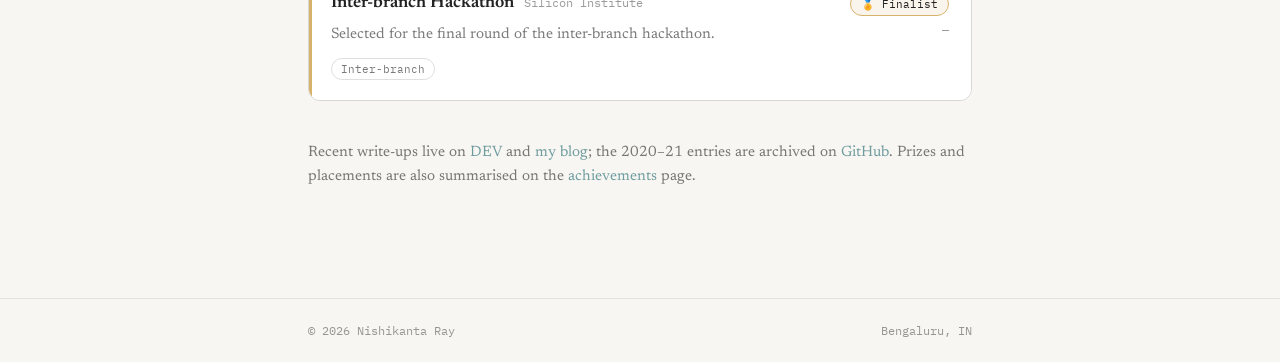
<file: hackathons.html>
<!DOCTYPE html>
<html lang="en">

<head>
  <meta charset="utf-8">
  <meta name="viewport" content="width=device-width, initial-scale=1">
  <meta name="description" content="Every hackathon and build challenge entered since 2020 — 26 events, from college hackathons to Hashnode, GitHub, Google AI, AssemblyAI and Redis.">
  <title>Hackathons — 26 Events, 11 Wins &amp; Placements</title>
  <link rel="icon" href="images/favicon.svg" type="image/svg+xml">
  <link rel="canonical" href="https://nishikanta.in/hackathons.html">
  <meta property="og:type" content="website">
  <meta property="og:locale" content="en_IN">
  <meta property="og:site_name" content="Nishikanta Ray">
  <meta property="og:title" content="Hackathons — 26 Events, 11 Wins &amp; Placements">
  <meta property="og:description" content="Every hackathon and build challenge entered since 2020 — 26 events, from college hackathons to Hashnode, GitHub, Google AI, AssemblyAI and Redis.">
  <meta property="og:url" content="https://nishikanta.in/hackathons.html">
  <meta property="og:image" content="https://nishikanta.in/images/dashboard.jpg">
  <meta name="twitter:card" content="summary_large_image">
  <meta name="twitter:creator" content="@NishikantaRay5">
  <meta name="twitter:title" content="Hackathons — 26 Events, 11 Wins &amp; Placements">
  <meta name="twitter:description" content="Every hackathon and build challenge entered since 2020 — 26 events, from college hackathons to Hashnode, GitHub, Google AI, AssemblyAI and Redis.">
  <meta name="twitter:image" content="https://nishikanta.in/images/dashboard.jpg">
  <link rel="preconnect" href="https://fonts.googleapis.com">
  <link rel="preconnect" href="https://fonts.gstatic.com" crossorigin>
  <link href="https://fonts.googleapis.com/css2?family=IBM+Plex+Mono:wght@400;500&family=Newsreader:ital,opsz,wght@0,6..72,400;0,6..72,500;0,6..72,600;1,6..72,400;1,6..72,500&display=swap" rel="stylesheet">
  <link rel="stylesheet" href="css/base.css">
  <link rel="stylesheet" href="css/hackathons.css">
  <script type="application/ld+json">
{
  "@context": "https://schema.org",
  "@type": "BreadcrumbList",
  "itemListElement": [
    {
      "@type": "ListItem",
      "position": 1,
      "name": "Home",
      "item": "https://nishikanta.in/"
    },
    {
      "@type": "ListItem",
      "position": 2,
      "name": "Hackathons",
      "item": "https://nishikanta.in/hackathons.html"
    }
  ]
}
  </script>
</head>

<body>
  <a href="#main" class="skip-link">Skip to content</a>
  <header>
    <div class="header-inner">
      <a href="index.html" aria-label="Home"><span class="dot"></span></a>
      <nav>
        <a href="index.html">index</a>
        <a href="work.html">work</a>
        <a href="experience.html">experience</a>
        <a href="https://blog.nishikanta.in/" class="external" target="_blank" rel="noopener noreferrer">blog</a>
        <a href="hackathons.html" class="active">hackathons</a>
        <a href="passions.html">passions</a>
        <a href="achievements.html">achievements</a>
        <a href="contact.html">contact</a>
      </nav>
    </div>
  </header>

  <main id="main">
    <p class="section-label">Hackathons</p>

    <h1 class="ch-heading">Twenty-six hackathons, six years.</h1>
    <p class="ch-intro">I started entering hackathons in college in 2020 and never really stopped — the format changed
      from overnight campus events to month-long online build challenges, but the appeal is the same: an unfamiliar
      stack, a hard deadline, and something working at the end of it.</p>

    <div class="ch-summary">
      <div class="ch-summary-item"><span class="ch-summary-num">26</span><span class="ch-summary-label">hackathons entered</span></div>
      <div class="ch-summary-item"><span class="ch-summary-num">11</span><span class="ch-summary-label">wins, places &amp; finals</span></div>
      <div class="ch-summary-item"><span class="ch-summary-num">$850<span class="ch-plus">+</span></span><span class="ch-summary-label">in prize money</span></div>
      <div class="ch-summary-item"><span class="ch-summary-num">2026</span><span class="ch-summary-label">most recent entry</span></div>
    </div>

    <p class="ch-year">2026</p>
    <div class="ch-list">

      <a href="https://townhall.hashnode.com/breaking-apps-hackathon-winners" target="_blank" rel="noopener noreferrer" class="ch-item is-winner">
        <div class="ch-main">
          <p class="ch-title">Breaking Apps Hackathon<span class="ch-host">Hashnode &amp; Bug0</span></p>
          <p class="ch-desc">A 52-test, 13-spec Passmark suite covering 17 routes on InsightTrack, plus a
            framework-level vision-model compatibility patch. Placed 3rd Runner-up out of all global submissions.</p>
          <div class="ch-tags"><span class="ch-tag">InsightTrack</span><span class="ch-tag">Passmark</span><span class="ch-tag">Testing</span></div>
        </div>
        <div class="ch-side">
          <span class="ch-result is-prize">🎖️ 3rd Runner-up · $600</span>
          <span class="ch-date">Aug 2026</span>
        </div>
      </a>

      <a href="https://dev.to/nishikantaray/smashing-the-blind-spot-bug-how-we-integrated-sentry-to-catch-regressions-in-real-time-29m0" target="_blank" rel="noopener noreferrer" class="ch-item">
        <div class="ch-main">
          <p class="ch-title">Summer Bug Smash<span class="ch-host">DEV</span></p>
          <p class="ch-desc">Wired Sentry into InsightTrack to catch regressions in real time — turning silent
            production failures into traced, actionable alerts.</p>
          <div class="ch-tags"><span class="ch-tag">Sentry</span><span class="ch-tag">Observability</span><span class="ch-tag">InsightTrack</span></div>
        </div>
        <div class="ch-side">
          <span class="ch-result">Submitted</span>
          <span class="ch-date">Aug 2026</span>
        </div>
      </a>

      <a href="https://dev.to/nishikantaray/how-i-finally-finished-insighttrack-my-abandoned-self-hosted-analytics-platform-1k7l" target="_blank" rel="noopener noreferrer" class="ch-item">
        <div class="ch-main">
          <p class="ch-title">Finish-Up-A-Thon<span class="ch-host">GitHub &amp; DEV</span></p>
          <p class="ch-desc">Took InsightTrack from abandoned side project to a finished, self-hosted analytics
            platform — the challenge that turned it into the product it is now.</p>
          <div class="ch-tags"><span class="ch-tag">InsightTrack</span><span class="ch-tag">PostgreSQL</span><span class="ch-tag">DuckDB</span></div>
        </div>
        <div class="ch-side">
          <span class="ch-result">Submitted</span>
          <span class="ch-date">May 2026</span>
        </div>
      </a>

      <a href="https://dev.to/nishikantaray/swiftcut-ai-powered-video-silence-remover-built-with-github-copilot-cli-3dj7" target="_blank" rel="noopener noreferrer" class="ch-item">
        <div class="ch-main">
          <p class="ch-title">Copilot CLI Challenge<span class="ch-host">GitHub &amp; DEV</span></p>
          <p class="ch-desc">SwiftCut — an AI-powered video silence remover built end to end with GitHub Copilot CLI,
            cutting dead air out of long recordings automatically.</p>
          <div class="ch-tags"><span class="ch-tag">SwiftCut</span><span class="ch-tag">Copilot CLI</span><span class="ch-tag">FFmpeg</span></div>
        </div>
        <div class="ch-side">
          <span class="ch-result">Submitted</span>
          <span class="ch-date">Jan 2026</span>
        </div>
      </a>

      <a href="https://dev.to/nishikantaray/from-static-to-smart-designing-an-ai-first-developer-portfolio-with-renderer-gemini-mcp-1kd1" target="_blank" rel="noopener noreferrer" class="ch-item">
        <div class="ch-main">
          <p class="ch-title">Google AI Challenge<span class="ch-host">Google &amp; DEV</span></p>
          <p class="ch-desc">An AI-first developer portfolio built with Renderer, Gemini and MCP — a site that answers
            questions about its own author instead of just listing links.</p>
          <div class="ch-tags"><span class="ch-tag">Gemini</span><span class="ch-tag">MCP</span><span class="ch-tag">Renderer</span></div>
        </div>
        <div class="ch-side">
          <span class="ch-result">Submitted</span>
          <span class="ch-date">Jan 2026</span>
        </div>
      </a>

    </div>

    <p class="ch-year">2025</p>
    <div class="ch-list">

      <a href="https://dev.to/nishikantaray/building-a-smart-commute-assistant-with-bright-data-n8n-and-weather-google-maps-apis-143o" target="_blank" rel="noopener noreferrer" class="ch-item">
        <div class="ch-main">
          <p class="ch-title">Real-Time AI Agents Challenge<span class="ch-host">n8n &amp; Bright Data</span></p>
          <p class="ch-desc">A smart commute assistant that chains Bright Data scraping, n8n workflows, and the Weather
            and Google Maps APIs into a single real-time agent.</p>
          <div class="ch-tags"><span class="ch-tag">n8n</span><span class="ch-tag">Bright Data</span><span class="ch-tag">AI agents</span></div>
        </div>
        <div class="ch-side">
          <span class="ch-result">Submitted</span>
          <span class="ch-date">Aug 2025</span>
        </div>
      </a>

      <a href="https://dev.to/nishikantaray/-876" target="_blank" rel="noopener noreferrer" class="ch-item">
        <div class="ch-main">
          <p class="ch-title">Redis AI Challenge<span class="ch-host">Redis &amp; DEV</span></p>
          <p class="ch-desc">TravelMate AI — a real-time travel planner using Redis as the live data layer for
            itinerary state and vector search.</p>
          <div class="ch-tags"><span class="ch-tag">Redis</span><span class="ch-tag">Vector search</span><span class="ch-tag">TravelMate AI</span></div>
        </div>
        <div class="ch-side">
          <span class="ch-result">Submitted</span>
          <span class="ch-date">Aug 2025</span>
        </div>
      </a>

      <a href="https://dev.to/nishikantaray/kyc-admin-panel-real-time-voice-kyc-with-assemblyai-llama-33-70b-3d7h" target="_blank" rel="noopener noreferrer" class="ch-item">
        <div class="ch-main">
          <p class="ch-title">Voice Agents Challenge<span class="ch-host">AssemblyAI &amp; DEV</span></p>
          <p class="ch-desc">A real-time voice KYC admin panel pairing AssemblyAI transcription with Llama 3.3-70B to
            verify identity documents from a live spoken session.</p>
          <div class="ch-tags"><span class="ch-tag">AssemblyAI</span><span class="ch-tag">Llama 3.3</span><span class="ch-tag">Voice</span></div>
        </div>
        <div class="ch-side">
          <span class="ch-result">Submitted</span>
          <span class="ch-date">Jul 2025</span>
        </div>
      </a>

    </div>


    <p class="ch-year">2021</p>
    <div class="ch-list">

      <a href="https://github.com/NishikantaRay/Dolby_Hackathon" target="_blank" rel="noopener noreferrer" class="ch-item">
        <div class="ch-main">
          <p class="ch-title">Build The World with Dolby.io<span class="ch-host">Dolby.io</span></p>
          <p class="ch-desc">RoamRooms — a live room-booking platform built on the Dolby Communications API, with real-time audio between guests and hosts.</p>
          <div class="ch-tags"><span class="ch-tag">RoamRooms</span><span class="ch-tag">Dolby.io</span><span class="ch-tag">Realtime</span></div>
        </div>
        <div class="ch-side">
          <span class="ch-result">Submitted</span>
          <span class="ch-date">Nov 2021</span>
          <span class="ch-team">team of 4</span>
        </div>
      </a>

      <a href="https://www.linkedin.com/posts/nishikantaray1_webdevelopment-devfolio-sawolabs-activity-6856860619677700096-K5sS" target="_blank" rel="noopener noreferrer" class="ch-item is-winner">
        <div class="ch-main">
          <p class="ch-title">Sawo Labs Hackathon<span class="ch-host">Devfolio</span></p>
          <p class="ch-desc">Built and shipped a full-stack web project integrating Sawo's passwordless authentication
            inside the hackathon sprint. Won the Sawo Labs track.</p>
          <div class="ch-tags"><span class="ch-tag">Passwordless auth</span><span class="ch-tag">Devfolio</span></div>
        </div>
        <div class="ch-side">
          <span class="ch-result is-prize">🏆 Track winner</span>
          <span class="ch-date">Oct 2021</span>
        </div>
      </a>

      <a href="https://github.com/NishikantaRay/Sticker-Store-NFT-Using-Agoric" target="_blank" rel="noopener noreferrer" class="ch-item is-winner">
        <div class="ch-main">
          <p class="ch-title">Hack This Fall 2.0</p>
          <p class="ch-desc">A sticker-store NFT app on Agoric giving sticker creators a way to mint and sell their work directly. Placed 4th.</p>
          <div class="ch-tags"><span class="ch-tag">NFT</span><span class="ch-tag">Agoric</span><span class="ch-tag">Web3</span></div>
        </div>
        <div class="ch-side">
          <span class="ch-result is-prize">🏅 4th place</span>
          <span class="ch-date">Oct 2021</span>
          <span class="ch-team">team of 4</span>
        </div>
      </a>

      <a href="https://github.com/NishikantaRay/Hashnode-auth0-Hackathon" target="_blank" rel="noopener noreferrer" class="ch-item">
        <div class="ch-main">
          <p class="ch-title">Hashnode × Auth0 Hackathon<span class="ch-host">Hashnode &amp; Auth0</span></p>
          <p class="ch-desc">A full-stack web app built around Auth0 authentication for the Hashnode hackathon track.</p>
          <div class="ch-tags"><span class="ch-tag">Auth0</span><span class="ch-tag">Hashnode</span></div>
        </div>
        <div class="ch-side">
          <span class="ch-result">Submitted</span>
          <span class="ch-date">Sep 2021</span>
          
        </div>
      </a>

      <a href="https://github.com/NishikantaRay/Lootmagnet" target="_blank" rel="noopener noreferrer" class="ch-item">
        <div class="ch-main">
          <p class="ch-title">SharkHacks3</p>
          <p class="ch-desc">LootMagnet — a savings hub that aggregates deals and discounts into a single searchable feed.</p>
          <div class="ch-tags"><span class="ch-tag">LootMagnet</span><span class="ch-tag">Savings</span></div>
        </div>
        <div class="ch-side">
          <span class="ch-result">Submitted</span>
          <span class="ch-date">Aug 2021</span>
          <span class="ch-team">team of 4</span>
        </div>
      </a>

      <a href="https://github.com/NishikantaRay/Home-Rental-System" target="_blank" rel="noopener noreferrer" class="ch-item is-winner">
        <div class="ch-main">
          <p class="ch-title">Developer Days</p>
          <p class="ch-desc">Home Rental System — a well-organised public listing of houses available to rent or buy, with search and filtering. Won the event.</p>
          <div class="ch-tags"><span class="ch-tag">Rentals</span><span class="ch-tag">Full-stack</span></div>
        </div>
        <div class="ch-side">
          <span class="ch-result is-prize">🏆 Winner</span>
          <span class="ch-date">Aug 2021</span>
          
        </div>
      </a>

      <a href="https://github.com/sunilpanda13/RelyRemedy" target="_blank" rel="noopener noreferrer" class="ch-item is-winner">
        <div class="ch-main">
          <p class="ch-title">Hack the Mountains 2.0<span class="ch-host">Affinidi</span></p>
          <p class="ch-desc">RelyRemedy — a drug authentication portal using verifiable credentials to control the black market in falsified medicines. Won the Affinidi prize, paid in Ethereum.</p>
          <div class="ch-tags"><span class="ch-tag">Verifiable creds</span><span class="ch-tag">Healthcare</span></div>
        </div>
        <div class="ch-side">
          <span class="ch-result is-prize">🏆 Affinidi Prize · ₹10,000 in ETH</span>
          <span class="ch-date">Jun 2021</span>
          <span class="ch-team">team of 4</span>
        </div>
      </a>

    </div>

    <p class="ch-year">2020</p>
    <div class="ch-list">

      <a href="https://github.com/NishikantaRay/Hackathon-projects/tree/main/hackgujurat" target="_blank" rel="noopener noreferrer" class="ch-item">
        <div class="ch-main">
          <p class="ch-title">HackGujarat</p>
          <p class="ch-desc">A marketplace connecting farmers directly with dealers, cutting the middlemen out of produce pricing.</p>
          <div class="ch-tags"><span class="ch-tag">Agritech</span><span class="ch-tag">MERN</span></div>
        </div>
        <div class="ch-side">
          <span class="ch-result">Submitted</span>
          <span class="ch-date">Sep 2020</span>
          <span class="ch-team">team of 4</span>
        </div>
      </a>

      <a href="https://github.com/NishikantaRay/Hackathon-projects/tree/main/BVP_Hackthon" target="_blank" rel="noopener noreferrer" class="ch-item">
        <div class="ch-main">
          <p class="ch-title">BVP Hackathon</p>
          <p class="ch-desc">Sahayak — a platform easing availability of medicine and food during lockdown shortages.</p>
          <div class="ch-tags"><span class="ch-tag">Sahayak</span><span class="ch-tag">Civic tech</span></div>
        </div>
        <div class="ch-side">
          <span class="ch-result">Submitted</span>
          <span class="ch-date">Aug 2020</span>
          <span class="ch-team">team of 4</span>
        </div>
      </a>

      <a href="https://github.com/NishikantaRay/Hackathon-projects/tree/main/Programmers-Date-hackthon" target="_blank" rel="noopener noreferrer" class="ch-item is-winner">
        <div class="ch-main">
          <p class="ch-title">Programmers' Date</p>
          <p class="ch-desc">A COVID bed tracking system surfacing real-time hospital bed availability. Finished in the top 10 teams.</p>
          <div class="ch-tags"><span class="ch-tag">COVID</span><span class="ch-tag">Realtime</span></div>
        </div>
        <div class="ch-side">
          <span class="ch-result is-prize">🏅 Top 10 team</span>
          <span class="ch-date">Jun 2020</span>
          
        </div>
      </a>

      <a href="https://github.com/NishikantaRay/Hackathon-projects/tree/main/Jaipur-hackthon-project" target="_blank" rel="noopener noreferrer" class="ch-item">
        <div class="ch-main">
          <p class="ch-title">Hack Jaipur</p>
          <p class="ch-desc">Eye For An Eye — a minimal, fast web app focused on stripping the interface back to only what the user needs.</p>
          <div class="ch-tags"><span class="ch-tag">Web app</span><span class="ch-tag">UX</span></div>
        </div>
        <div class="ch-side">
          <span class="ch-result">Submitted</span>
          <span class="ch-date">Jun 2020</span>
          <span class="ch-team">team of 4</span>
        </div>
      </a>

      <a href="https://github.com/NishikantaRay/Hackathon-projects/tree/main/Dsc-kiit-bbsr-hackthon" target="_blank" rel="noopener noreferrer" class="ch-item is-winner">
        <div class="ch-main">
          <p class="ch-title">DevHacks<span class="ch-host">DSC KIIT</span></p>
          <p class="ch-desc">A healthcare platform addressing community health issues including HIV awareness and the COVID outbreak. Placed 6th.</p>
          <div class="ch-tags"><span class="ch-tag">Healthcare</span><span class="ch-tag">MERN</span></div>
        </div>
        <div class="ch-side">
          <span class="ch-result is-prize">🏅 6th place</span>
          <span class="ch-date">Apr 2020</span>
          <span class="ch-team">team of 4</span>
        </div>
      </a>

      <a href="http://frutables.000webhostapp.com/" target="_blank" rel="noopener noreferrer" class="ch-item">
        <div class="ch-main">
          <p class="ch-title">Hackon</p>
          <p class="ch-desc">Frutables — an app to stop hoarding of fruit and vegetables by pointing users at nearby grocery stores with fair prices and quick delivery.</p>
          <div class="ch-tags"><span class="ch-tag">Frutables</span><span class="ch-tag">Marketplace</span></div>
        </div>
        <div class="ch-side">
          <span class="ch-result">Submitted</span>
          <span class="ch-date">Apr 2020</span>
          <span class="ch-team">team of 4</span>
        </div>
      </a>

      <a href="https://github.com/NishikantaRay/Hackathon-projects/tree/main/iste--hackthon" target="_blank" rel="noopener noreferrer" class="ch-item">
        <div class="ch-main">
          <p class="ch-title">Hack All Night<span class="ch-host">ISTE SIT Bhubaneswar</span></p>
          <p class="ch-desc">Sahayak — a waste food management system routing surplus food from restaurants to people who need it.</p>
          <div class="ch-tags"><span class="ch-tag">Sahayak</span><span class="ch-tag">Sustainability</span></div>
        </div>
        <div class="ch-side">
          <span class="ch-result">Submitted</span>
          <span class="ch-date">Feb 2020</span>
          <span class="ch-team">team of 4</span>
        </div>
      </a>

    </div>

    <p class="ch-year">College circuit</p>
    <div class="ch-list">

      <a href="https://github.com/NishikantaRay/smartindiahackathon" target="_blank" rel="noopener noreferrer" class="ch-item is-winner">
        <div class="ch-main">
          <p class="ch-title">Smart India Hackathon<span class="ch-host">Government of India</span></p>
          <p class="ch-desc">India's largest open innovation model. Selected as a national finalist against thousands of teams with a solution to a real government problem statement.</p>
          <div class="ch-tags"><span class="ch-tag">SIH</span><span class="ch-tag">National</span></div>
        </div>
        <div class="ch-side">
          <span class="ch-result is-prize">🏅 National finalist</span>
          <span class="ch-date">2022</span>
          
        </div>
      </a>

      <a href="https://www.linkedin.com/posts/nishikantaray1_ideathon-collegefest-techfest-activity-7033532440765759488-5gte" target="_blank" rel="noopener noreferrer" class="ch-item is-winner">
        <div class="ch-main">
          <p class="ch-title">Ideathon<span class="ch-host">Silicon Institute</span></p>
          <p class="ch-desc">Won the ideathon track at the college tech fest, competing across departments with a product pitch and a live prototype.</p>
          <div class="ch-tags"><span class="ch-tag">Ideathon</span><span class="ch-tag">Pitch</span></div>
        </div>
        <div class="ch-side">
          <span class="ch-result is-prize">🏆 Winner</span>
          <span class="ch-date">2023</span>
          
        </div>
      </a>

      <div class="ch-item is-winner is-nolink">
        <div class="ch-main">
          <p class="ch-title">HackNation<span class="ch-host">Silicon Institute</span></p>
          <p class="ch-desc">An inter-college hackathon run by Silicon Institute. Finished in the top 10 teams.</p>
          <div class="ch-tags"><span class="ch-tag">Inter-college</span></div>
        </div>
        <div class="ch-side">
          <span class="ch-result is-prize">🏅 Top 10 team</span>
          <span class="ch-date">—</span>
          
        </div>
      </div>

      <div class="ch-item is-winner is-nolink">
        <div class="ch-main">
          <p class="ch-title">Inter-branch Hackathon<span class="ch-host">Silicon Institute</span></p>
          <p class="ch-desc">Selected for the final round of the inter-branch hackathon.</p>
          <div class="ch-tags"><span class="ch-tag">Inter-branch</span></div>
        </div>
        <div class="ch-side">
          <span class="ch-result is-prize">🏅 Finalist</span>
          <span class="ch-date">—</span>
          
        </div>
      </div>

    </div>

    <p class="ch-footnote">Recent write-ups live on <a href="https://dev.to/nishikantaray" target="_blank" rel="noopener noreferrer">DEV</a>
      and <a href="https://blog.nishikanta.in/" target="_blank" rel="noopener noreferrer">my blog</a>; the 2020–21 entries
      are archived on <a href="https://github.com/NishikantaRay" target="_blank" rel="noopener noreferrer">GitHub</a>.
      Prizes and placements are also summarised on the <a href="achievements.html">achievements</a> page.</p>
  </main>

  <footer>
    <div class="footer-inner">
      <span>© <span id="yr">2026</span> Nishikanta Ray</span>
      <span>Bengaluru, IN</span>
    </div>
  </footer>
  <script>document.getElementById("yr").textContent=new Date().getFullYear()</script>
</body>

</html>
</file>
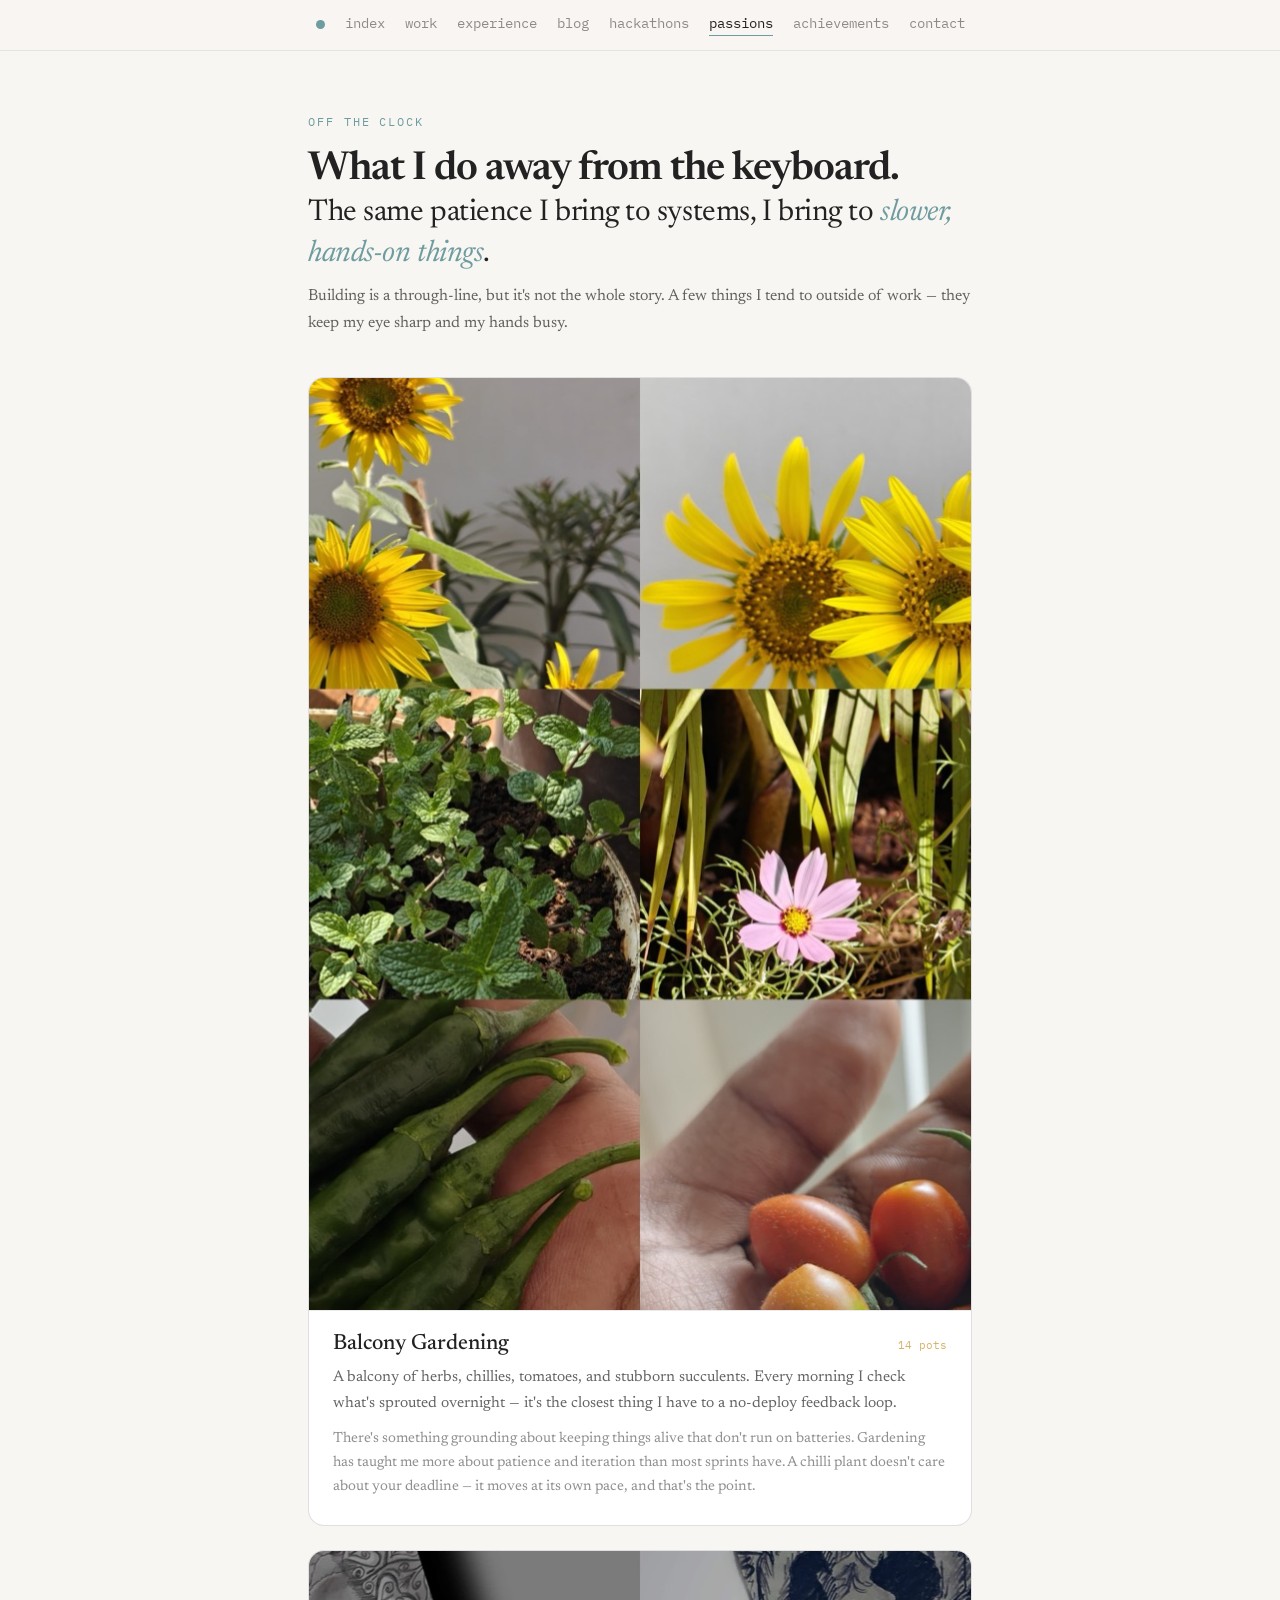
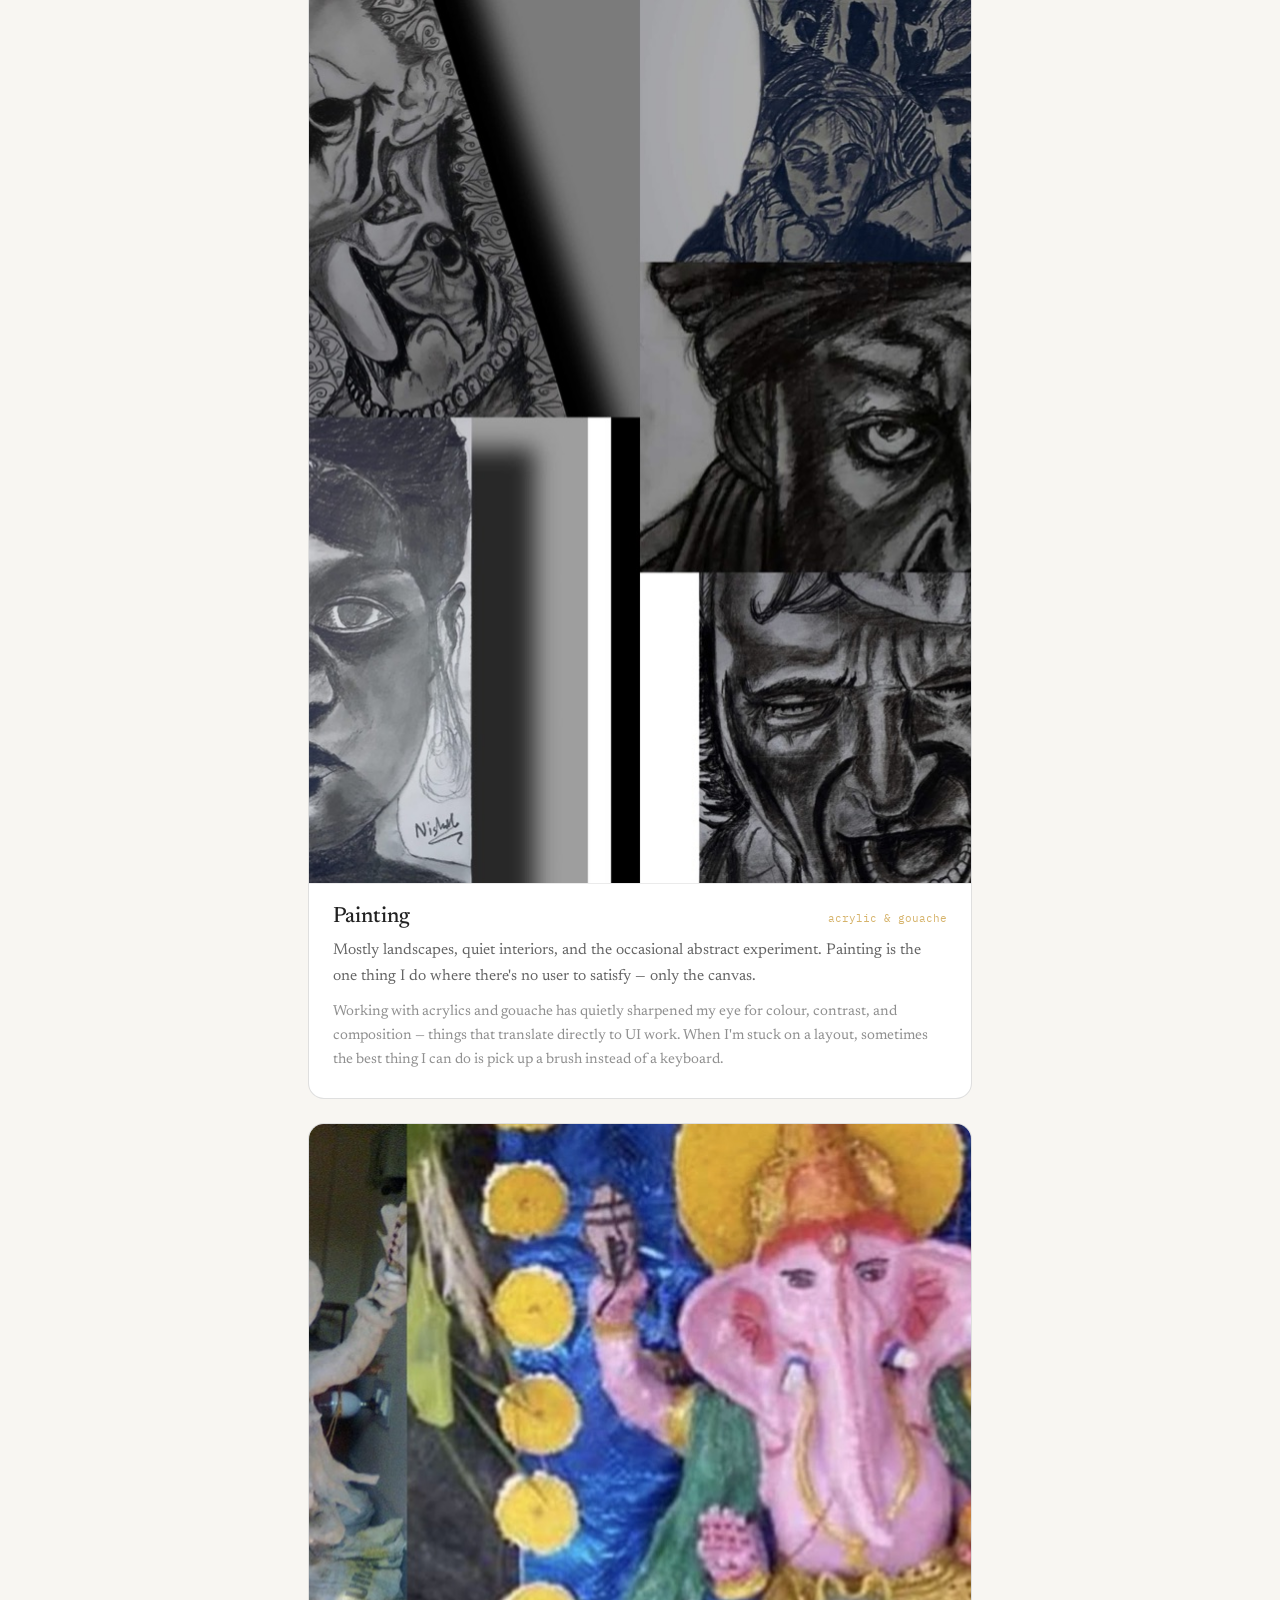
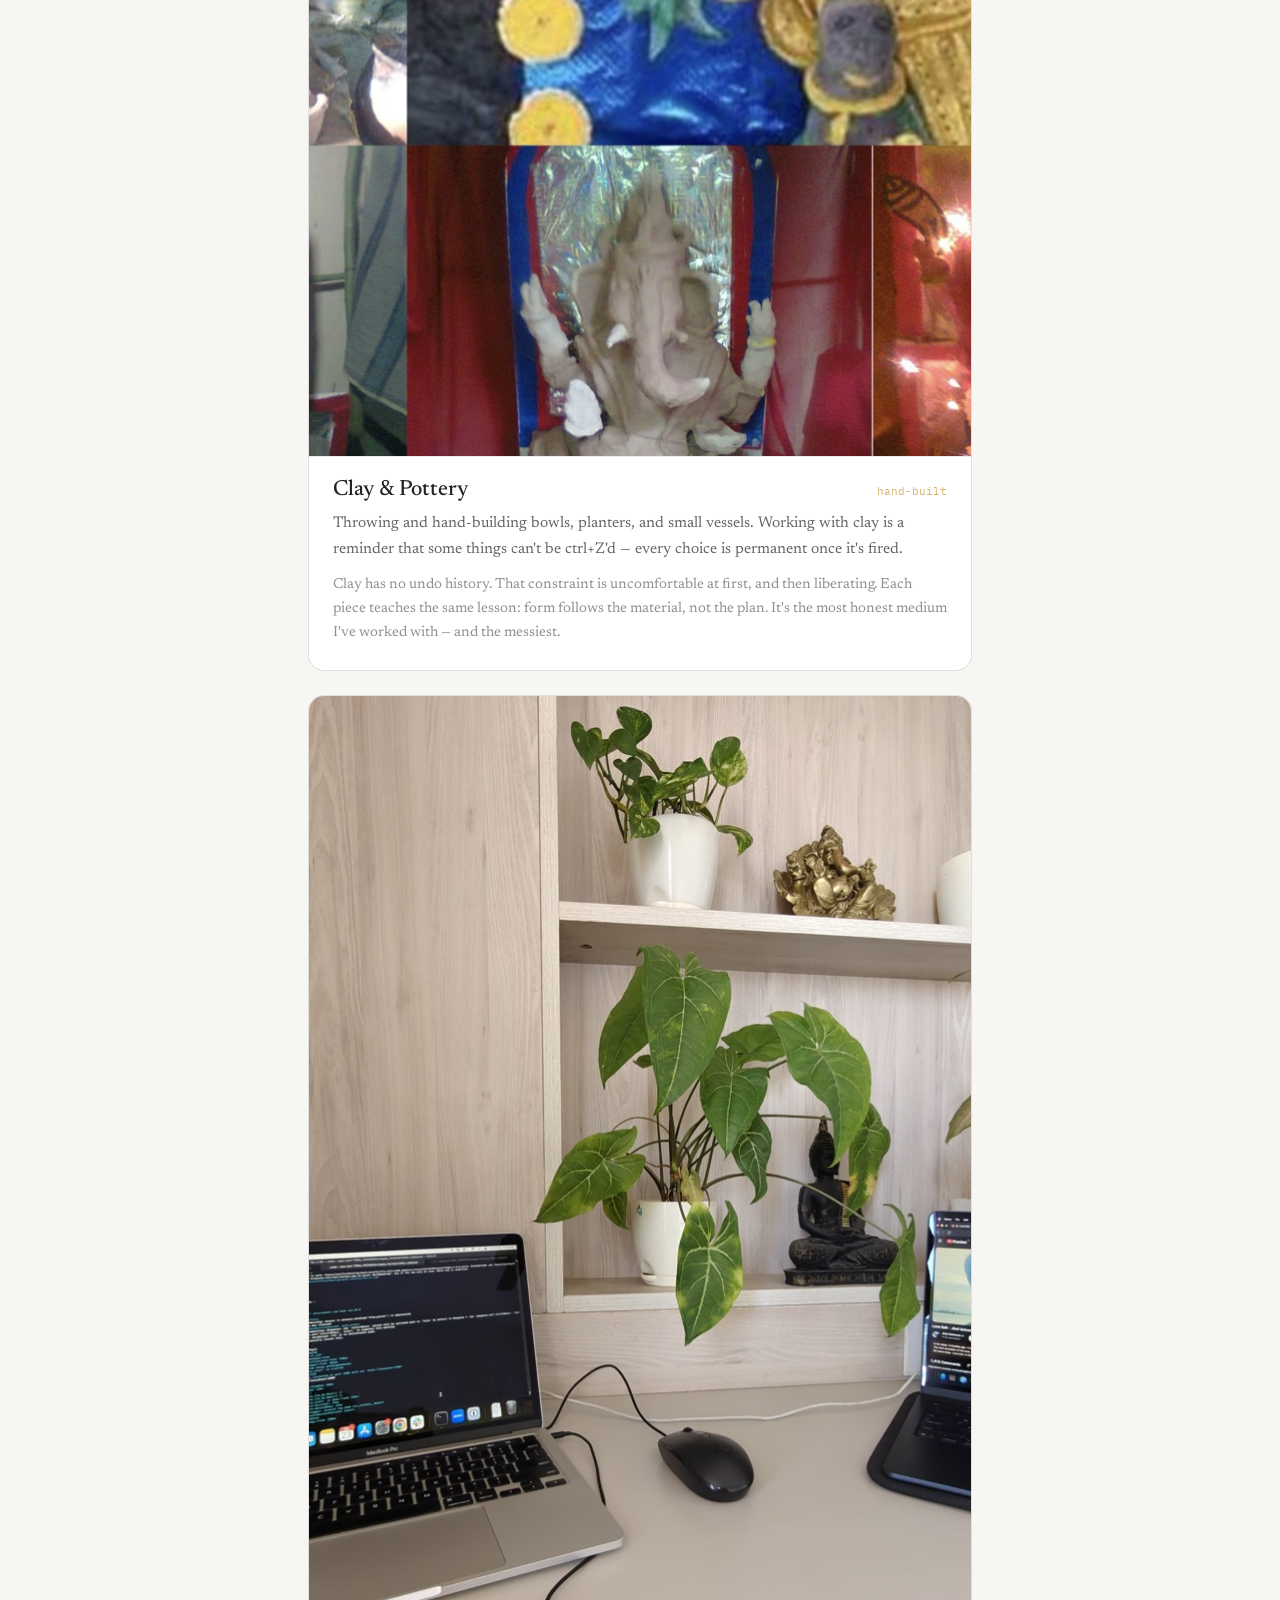
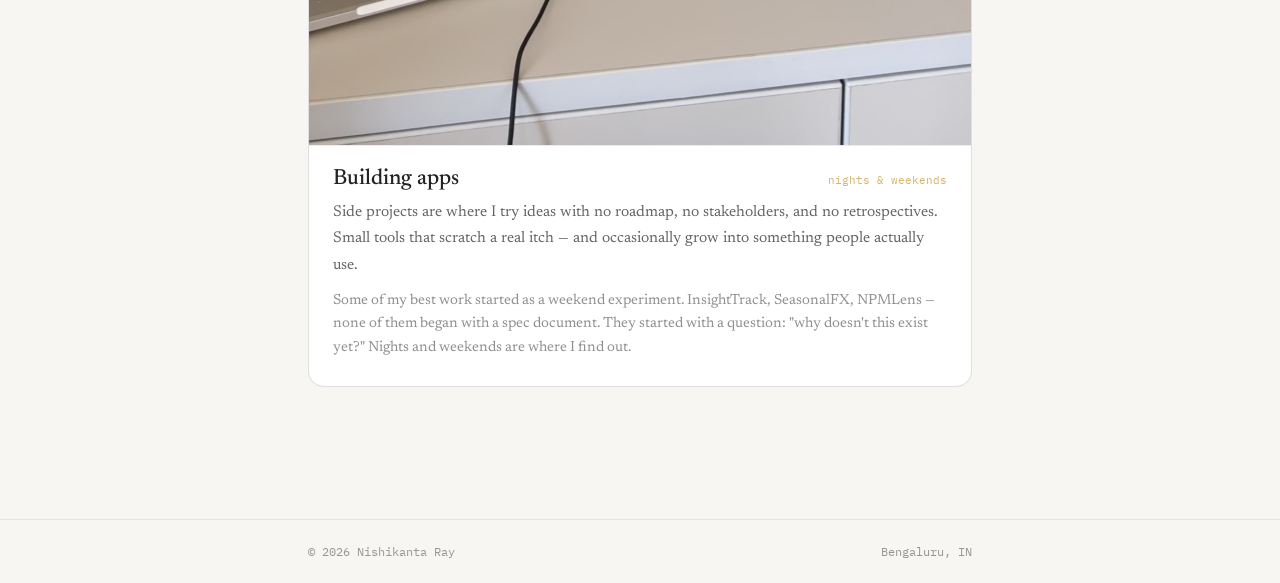
<file: passions.html>
<!DOCTYPE html>
<html lang="en">
<head>
  <meta charset="utf-8">
  <meta name="viewport" content="width=device-width, initial-scale=1">
  <meta name="description" content="Off the clock: balcony gardening, painting, clay and pottery, and building small tools on nights and weekends.">
  <title>Passions — Gardening, Painting &amp; Pottery</title>
  <link rel="icon" href="images/favicon.svg" type="image/svg+xml">
  <link rel="canonical" href="https://nishikanta.in/passions.html">
  <meta property="og:type" content="website">
  <meta property="og:locale" content="en_IN">
  <meta property="og:site_name" content="Nishikanta Ray">
  <meta property="og:title" content="Passions — Gardening, Painting &amp; Pottery">
  <meta property="og:description" content="Off the clock: balcony gardening, painting, clay and pottery, and building small tools on nights and weekends.">
  <meta property="og:url" content="https://nishikanta.in/passions.html">
  <meta property="og:image" content="https://nishikanta.in/images/dashboard.jpg">
  <meta name="twitter:card" content="summary_large_image">
  <meta name="twitter:creator" content="@NishikantaRay5">
  <meta name="twitter:title" content="Passions — Gardening, Painting &amp; Pottery">
  <meta name="twitter:description" content="Off the clock: balcony gardening, painting, clay and pottery, and building small tools on nights and weekends.">
  <meta name="twitter:image" content="https://nishikanta.in/images/dashboard.jpg">
  <link rel="preconnect" href="https://fonts.googleapis.com">
  <link rel="preconnect" href="https://fonts.gstatic.com" crossorigin>
  <link href="https://fonts.googleapis.com/css2?family=IBM+Plex+Mono:wght@400;500&family=Newsreader:ital,opsz,wght@0,6..72,400;0,6..72,500;0,6..72,600;1,6..72,400;1,6..72,500&display=swap" rel="stylesheet">
  <link rel="stylesheet" href="css/base.css">
  <link rel="stylesheet" href="css/passions.css">
  <script type="application/ld+json">
{
  "@context": "https://schema.org",
  "@type": "BreadcrumbList",
  "itemListElement": [
    {
      "@type": "ListItem",
      "position": 1,
      "name": "Home",
      "item": "https://nishikanta.in/"
    },
    {
      "@type": "ListItem",
      "position": 2,
      "name": "Passions",
      "item": "https://nishikanta.in/passions.html"
    }
  ]
}
  </script>
</head>
<body>
  <a href="#main" class="skip-link">Skip to content</a>
  <header>
    <div class="header-inner">
      <a href="index.html" aria-label="Home"><span class="dot"></span></a>
      <nav>
        <a href="index.html">index</a>
        <a href="work.html">work</a>
        <a href="experience.html">experience</a>
        <a href="https://blog.nishikanta.in/" class="external" target="_blank" rel="noopener noreferrer">blog</a>
        <a href="hackathons.html">hackathons</a>
        <a href="passions.html" class="active">passions</a>
        <a href="achievements.html">achievements</a>
        <a href="contact.html">contact</a>
      </nav>
    </div>
  </header>

  <main id="main">
    <p class="section-label">Off the clock</p>

    <h1 class="page-heading">What I do away from the keyboard.</h1>

    <p class="passions-intro">The same patience I bring to systems, I bring to <em class="accent">slower, hands-on things</em>.</p>
    <p class="passions-sub">Building is a through-line, but it's not the whole story. A few things I tend to outside of work — they keep my eye sharp and my hands busy.</p>

    <!-- Gardening -->
    <div class="passion-card">
      <img src="images/garden.jpeg" alt="Balcony garden" width="1400" height="933" loading="lazy" decoding="async" class="passion-img">
      <div class="passion-body">
        <div class="passion-header">
          <h3 class="passion-title">Balcony Gardening</h3>
          <span class="passion-tag">14 pots</span>
        </div>
        <p class="passion-desc">A balcony of herbs, chillies, tomatoes, and stubborn succulents. Every morning I check what's sprouted overnight — it's the closest thing I have to a no-deploy feedback loop.</p>
        <p class="passion-detail">There's something grounding about keeping things alive that don't run on batteries. Gardening has taught me more about patience and iteration than most sprints have. A chilli plant doesn't care about your deadline — it moves at its own pace, and that's the point.</p>
      </div>
    </div>

    <!-- Painting -->
    <div class="passion-card">
      <img src="images/pain.jpeg" alt="Painting" width="1400" height="933" loading="lazy" decoding="async" class="passion-img">
      <div class="passion-body">
        <div class="passion-header">
          <h3 class="passion-title">Painting</h3>
          <span class="passion-tag">acrylic &amp; gouache</span>
        </div>
        <p class="passion-desc">Mostly landscapes, quiet interiors, and the occasional abstract experiment. Painting is the one thing I do where there's no user to satisfy — only the canvas.</p>
        <p class="passion-detail">Working with acrylics and gouache has quietly sharpened my eye for colour, contrast, and composition — things that translate directly to UI work. When I'm stuck on a layout, sometimes the best thing I can do is pick up a brush instead of a keyboard.</p>
      </div>
    </div>

    <!-- Clay -->
    <div class="passion-card">
      <img src="images/clay.jpeg" alt="Clay and pottery" width="1400" height="933" loading="lazy" decoding="async" class="passion-img">
      <div class="passion-body">
        <div class="passion-header">
          <h3 class="passion-title">Clay &amp; Pottery</h3>
          <span class="passion-tag">hand-built</span>
        </div>
        <p class="passion-desc">Throwing and hand-building bowls, planters, and small vessels. Working with clay is a reminder that some things can't be ctrl+Z'd — every choice is permanent once it's fired.</p>
        <p class="passion-detail">Clay has no undo history. That constraint is uncomfortable at first, and then liberating. Each piece teaches the same lesson: form follows the material, not the plan. It's the most honest medium I've worked with — and the messiest.</p>
      </div>
    </div>

    <!-- Building apps -->
    <div class="passion-card">
      <img src="images/laptop.jpeg" alt="Building apps" width="1400" height="1050" loading="lazy" decoding="async" class="passion-img">
      <div class="passion-body">
        <div class="passion-header">
          <h3 class="passion-title">Building apps</h3>
          <span class="passion-tag">nights &amp; weekends</span>
        </div>
        <p class="passion-desc">Side projects are where I try ideas with no roadmap, no stakeholders, and no retrospectives. Small tools that scratch a real itch — and occasionally grow into something people actually use.</p>
        <p class="passion-detail">Some of my best work started as a weekend experiment. InsightTrack, SeasonalFX, NPMLens — none of them began with a spec document. They started with a question: "why doesn't this exist yet?" Nights and weekends are where I find out.</p>
      </div>
    </div>

  </main>

  <footer>
    <div class="footer-inner">
      <span>© <span id="yr">2026</span> Nishikanta Ray</span>
      <span>Bengaluru, IN</span>
    </div>
  </footer>
  <script>document.getElementById("yr").textContent=new Date().getFullYear()</script>
</body>
</html>
</file>
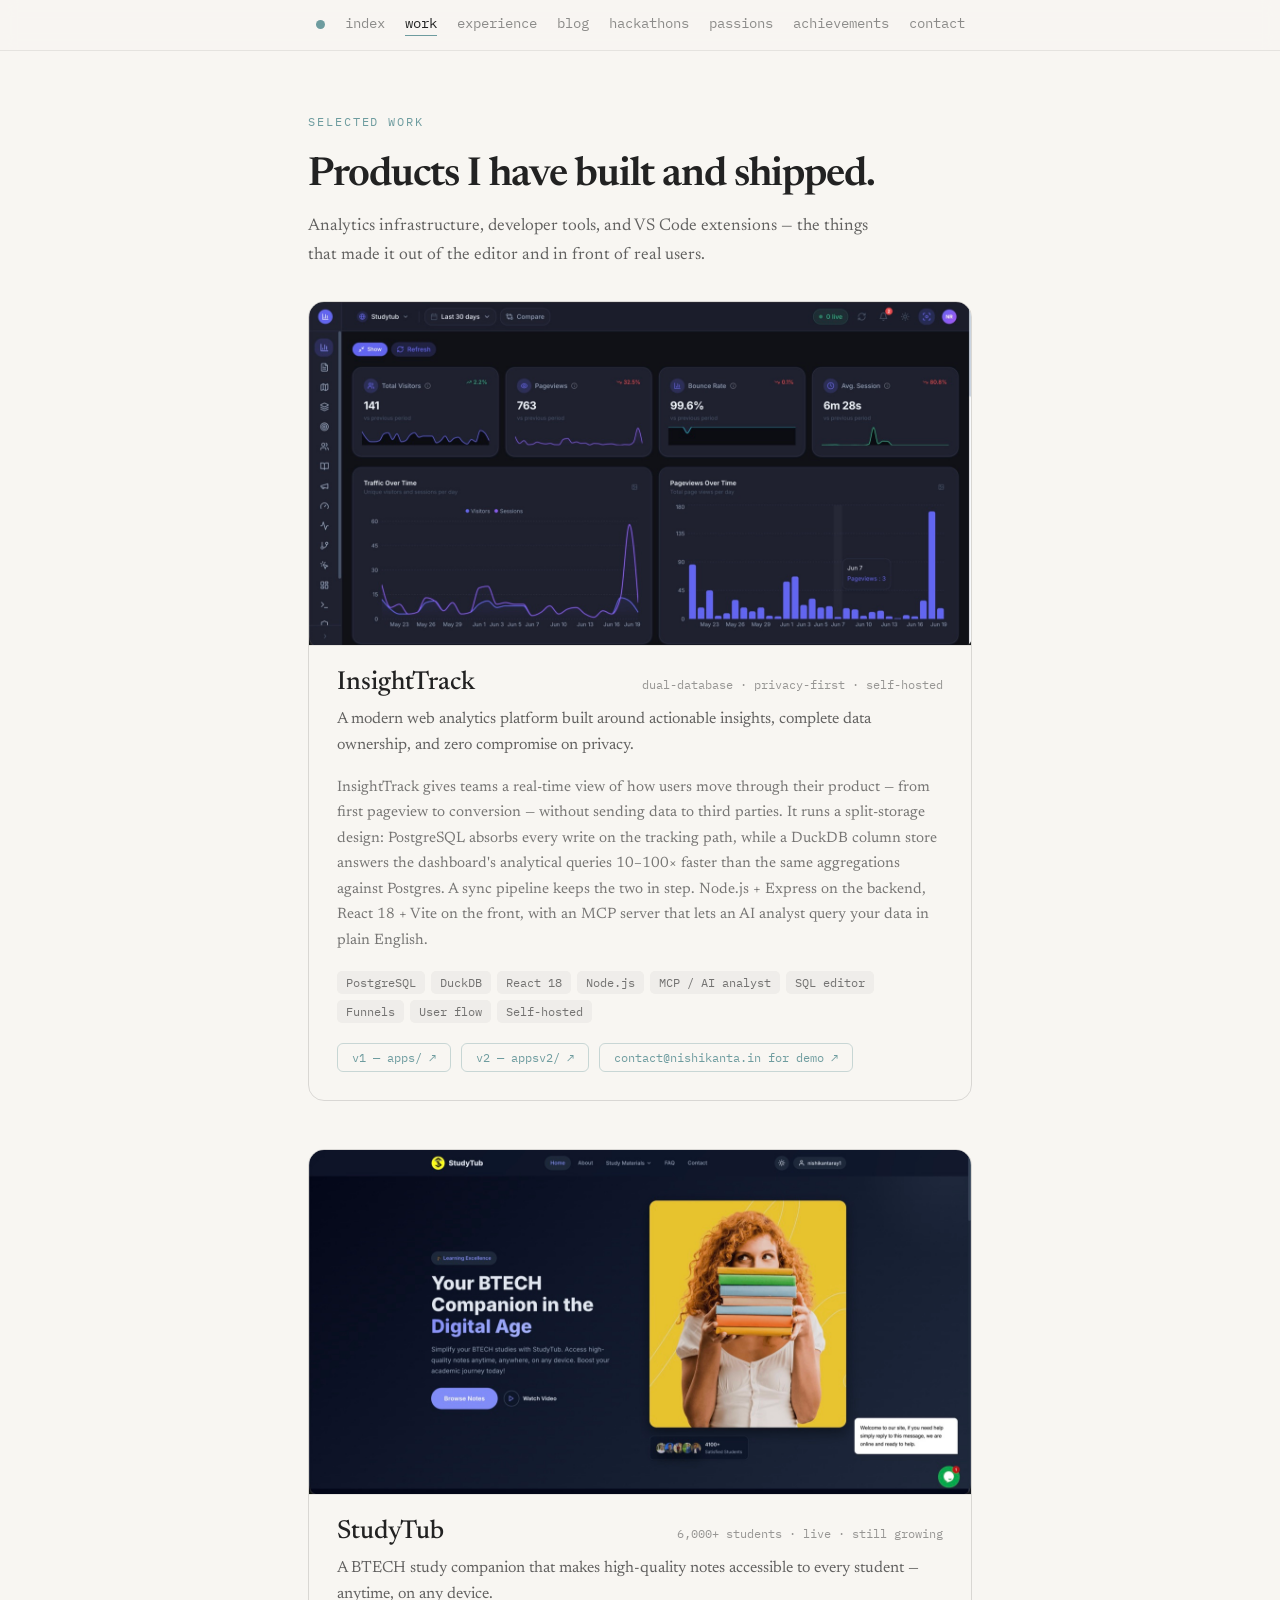
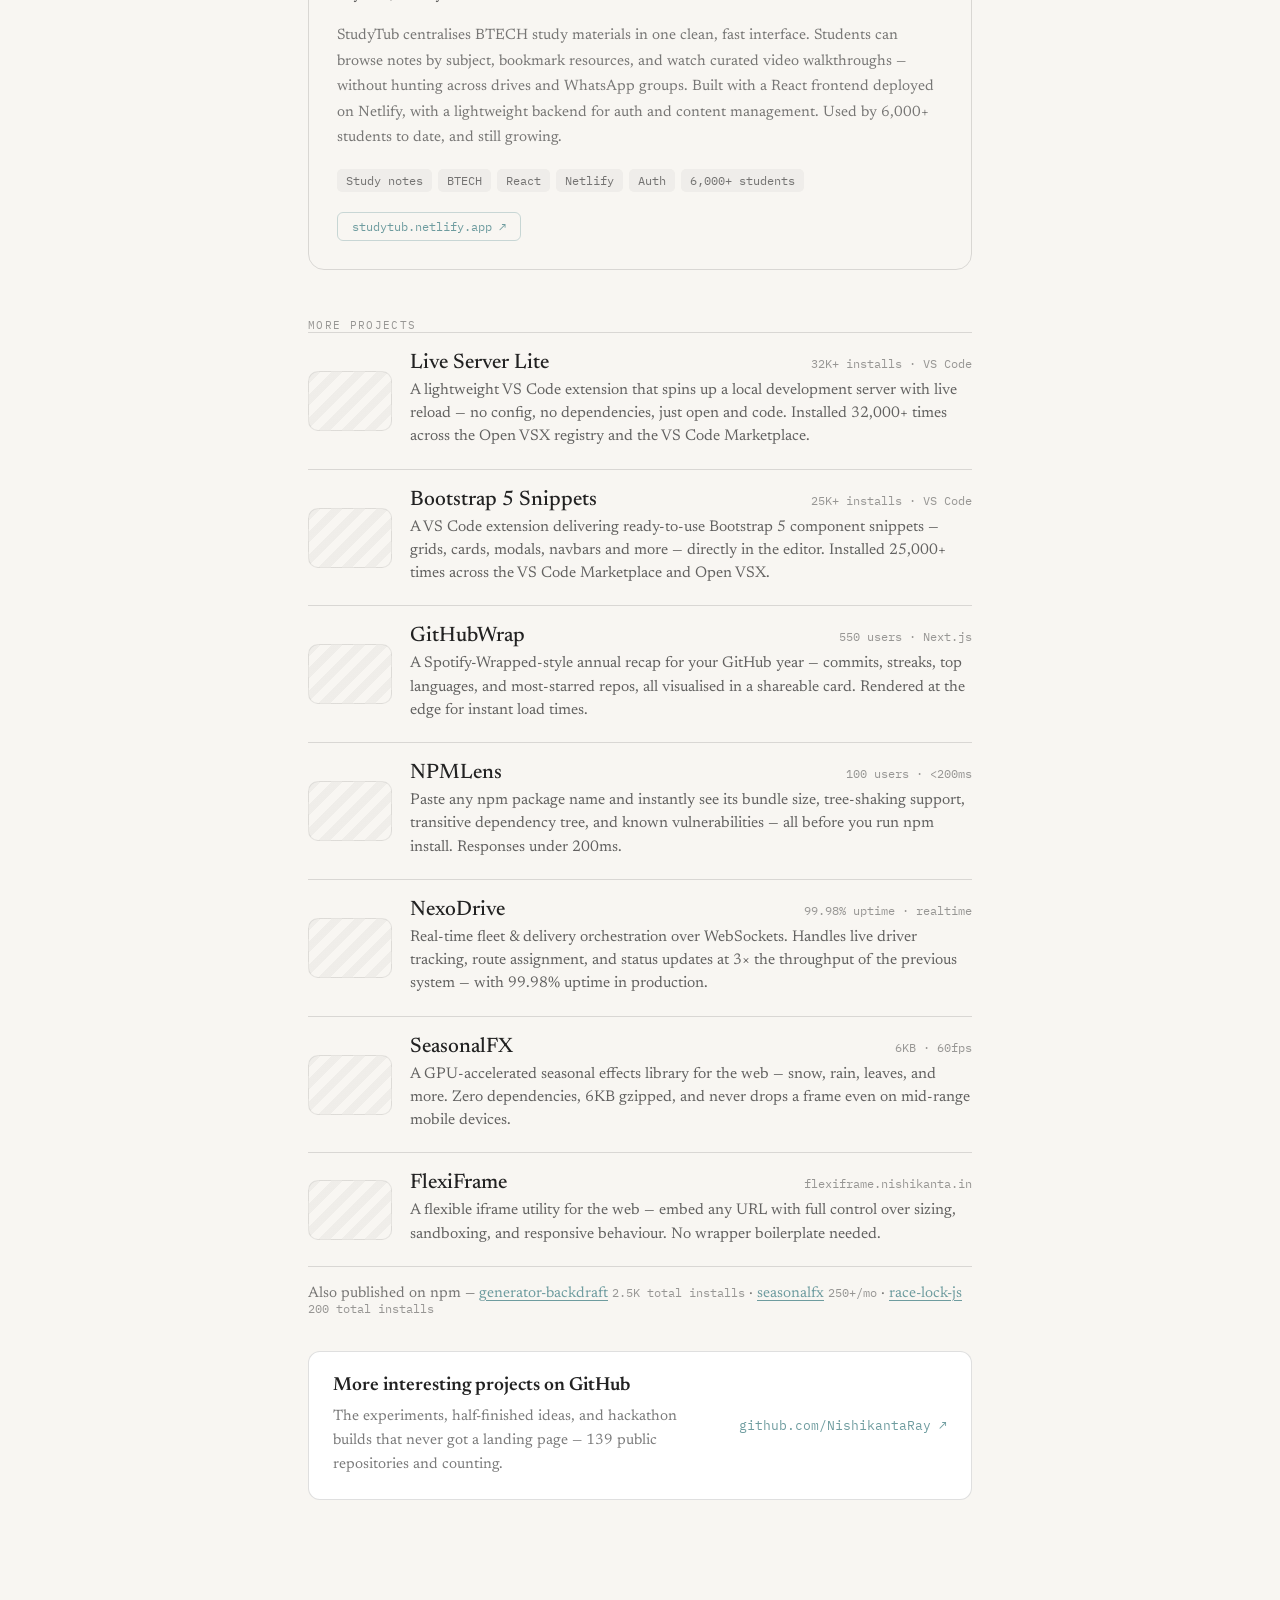
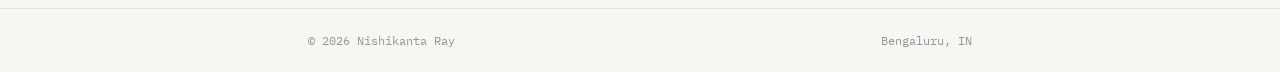
<file: work.html>
<!DOCTYPE html>
<html lang="en">

<head>
  <meta charset="utf-8">
  <meta name="viewport" content="width=device-width, initial-scale=1">
  <meta name="description" content="Selected work: InsightTrack analytics platform, StudyTub (6,000+ students), and VS Code extensions installed 58,000+ times.">
  <title>Work — InsightTrack, StudyTub &amp; VS Code Extensions</title>
  <link rel="icon" href="images/favicon.svg" type="image/svg+xml">
  <link rel="canonical" href="https://nishikanta.in/work.html">
  <meta property="og:type" content="website">
  <meta property="og:locale" content="en_IN">
  <meta property="og:site_name" content="Nishikanta Ray">
  <meta property="og:title" content="Work — InsightTrack, StudyTub &amp; VS Code Extensions">
  <meta property="og:description" content="Selected work: InsightTrack analytics platform, StudyTub (6,000+ students), and VS Code extensions installed 58,000+ times.">
  <meta property="og:url" content="https://nishikanta.in/work.html">
  <meta property="og:image" content="https://nishikanta.in/images/dashboard.jpg">
  <meta name="twitter:card" content="summary_large_image">
  <meta name="twitter:creator" content="@NishikantaRay5">
  <meta name="twitter:title" content="Work — InsightTrack, StudyTub &amp; VS Code Extensions">
  <meta name="twitter:description" content="Selected work: InsightTrack analytics platform, StudyTub (6,000+ students), and VS Code extensions installed 58,000+ times.">
  <meta name="twitter:image" content="https://nishikanta.in/images/dashboard.jpg">
  <link rel="preconnect" href="https://fonts.googleapis.com">
  <link rel="preconnect" href="https://fonts.gstatic.com" crossorigin>
  <link href="https://fonts.googleapis.com/css2?family=IBM+Plex+Mono:wght@400;500&family=Newsreader:ital,opsz,wght@0,6..72,400;0,6..72,500;0,6..72,600;1,6..72,400;1,6..72,500&display=swap" rel="stylesheet">
  <link rel="stylesheet" href="css/base.css">
  <link rel="stylesheet" href="css/work.css">
  <script type="application/ld+json">
{
  "@context": "https://schema.org",
  "@type": "BreadcrumbList",
  "itemListElement": [
    {
      "@type": "ListItem",
      "position": 1,
      "name": "Home",
      "item": "https://nishikanta.in/"
    },
    {
      "@type": "ListItem",
      "position": 2,
      "name": "Work",
      "item": "https://nishikanta.in/work.html"
    }
  ]
}
  </script>
</head>

<body>
  <a href="#main" class="skip-link">Skip to content</a>
  <header>
    <div class="header-inner">
      <a href="index.html" aria-label="Home"><span class="dot"></span></a>
      <nav>
        <a href="index.html">index</a>
        <a href="work.html" class="active">work</a>
        <a href="experience.html">experience</a>
        <a href="https://blog.nishikanta.in/" class="external" target="_blank" rel="noopener noreferrer">blog</a>
        <a href="hackathons.html">hackathons</a>
        <a href="passions.html">passions</a>
        <a href="achievements.html">achievements</a>
        <a href="contact.html">contact</a>
      </nav>
    </div>
  </header>

  <main id="main">
    <p class="section-label">Selected work</p>

    <h1 class="page-heading">Products I have built and shipped.</h1>
    <p class="page-intro">Analytics infrastructure, developer tools, and VS Code extensions — the things that made it out of the editor and in front of real users.</p>

    <!-- ── InsightTrack — featured ── -->
    <a href="https://github.com/NishikantaRay/InsightTrack" target="_blank" rel="noopener noreferrer"
      class="featured-project">
      <img src="images/dashboard.jpg" alt="InsightTrack dashboard" width="1400" height="726" loading="lazy" decoding="async" class="featured-img">
      <div class="featured-body">
        <div class="featured-header">
          <span class="featured-name">InsightTrack</span>
          <span class="featured-meta">dual-database · privacy-first · self-hosted</span>
        </div>
        <p class="featured-desc">A modern web analytics platform built around actionable insights, complete data
          ownership, and zero compromise on privacy.</p>
        <p class="featured-detail">InsightTrack gives teams a real-time view of how users move through their product —
          from first pageview to conversion — without sending data to third parties. It runs a split-storage design:
          PostgreSQL absorbs every write on the tracking path, while a DuckDB column store answers the dashboard's
          analytical queries 10–100× faster than the same aggregations against Postgres. A sync pipeline keeps the two
          in step. Node.js + Express on the backend, React 18 + Vite on the front, with an MCP server that lets an AI
          analyst query your data in plain English.</p>

        <div class="featured-tags">
          <span class="featured-tag">PostgreSQL</span>
          <span class="featured-tag">DuckDB</span>
          <span class="featured-tag">React 18</span>
          <span class="featured-tag">Node.js</span>
          <span class="featured-tag">MCP / AI analyst</span>
          <span class="featured-tag">SQL editor</span>
          <span class="featured-tag">Funnels</span>
          <span class="featured-tag">User flow</span>
          <span class="featured-tag">Self-hosted</span>
        </div>

        <div class="featured-links">
          <span class="featured-link">v1 — apps/ ↗</span>
          <span class="featured-link">v2 — appsv2/ ↗</span>
          <span class="featured-link">contact@nishikanta.in for demo ↗</span>
        </div>
      </div>
    </a>

    <!-- ── StudyTub — featured ── -->
    <a href="https://studytub.netlify.app/" target="_blank" rel="noopener noreferrer" class="featured-project">
      <img src="images/studytub.jpg" alt="StudyTub — BTECH study platform" width="1400" height="726" loading="lazy" decoding="async" class="featured-img">
      <div class="featured-body">
        <div class="featured-header">
          <span class="featured-name">StudyTub</span>
          <span class="featured-meta">6,000+ students · live · still growing</span>
        </div>
        <p class="featured-desc">A BTECH study companion that makes high-quality notes accessible to every student —
          anytime, on any device.</p>
        <p class="featured-detail">StudyTub centralises BTECH study materials in one clean, fast interface. Students can
          browse notes by subject, bookmark resources, and watch curated video walkthroughs — without hunting across
          drives and WhatsApp groups. Built with a React frontend deployed on Netlify, with a lightweight backend for
          auth and content management. Used by 6,000+ students to date, and still growing.</p>

        <div class="featured-tags">
          <span class="featured-tag">Study notes</span>
          <span class="featured-tag">BTECH</span>
          <span class="featured-tag">React</span>
          <span class="featured-tag">Netlify</span>
          <span class="featured-tag">Auth</span>
          <span class="featured-tag">6,000+ students</span>
        </div>

        <div class="featured-links">
          <span class="featured-link">studytub.netlify.app ↗</span>
        </div>
      </div>
    </a>

    <!-- ── Other projects ── -->
    <p class="projects-label">More projects</p>
    <div>
      <a href="https://open-vsx.org/extension/Nishikanta12/live-server-lite" target="_blank" rel="noopener noreferrer"
        class="project">
        <div class="project-thumb"></div>
        <div class="project-info">
          <div class="project-header">
            <span class="project-name">Live Server Lite</span>
            <span class="project-meta">32K+ installs · VS Code</span>
          </div>
          <p class="project-desc">A lightweight VS Code extension that spins up a local development server with live
            reload —
            no config, no dependencies, just open and code. Installed 32,000+ times across the Open VSX registry and the
            VS Code Marketplace.</p>
        </div>
      </a>
      <a href="https://marketplace.visualstudio.com/items?itemName=Nishikanta12.bootstrap5snippets" target="_blank"
        rel="noopener noreferrer" class="project">
        <div class="project-thumb"></div>
        <div class="project-info">
          <div class="project-header">
            <span class="project-name">Bootstrap 5 Snippets</span>
            <span class="project-meta">25K+ installs · VS Code</span>
          </div>
          <p class="project-desc">A VS Code extension delivering ready-to-use Bootstrap 5 component snippets — grids,
            cards,
            modals, navbars and more — directly in the editor. Installed 25,000+ times across the VS Code Marketplace and
            Open VSX.
          </p>
        </div>
      </a>
      <a href="https://githubwrap.space/" target="_blank" rel="noopener noreferrer" class="project">
        <div class="project-thumb"></div>
        <div class="project-info">
          <div class="project-header">
            <span class="project-name">GitHubWrap</span>
            <span class="project-meta">550 users · Next.js</span>
          </div>
          <p class="project-desc">A Spotify-Wrapped-style annual recap for your GitHub year — commits, streaks, top
            languages, and most-starred repos, all visualised in a shareable card. Rendered at the edge for instant load
            times.</p>
        </div>
      </a>
      <a href="https://npmlens.nishikanta.in/" target="_blank" rel="noopener noreferrer" class="project">
        <div class="project-thumb"></div>
        <div class="project-info">
          <div class="project-header">
            <span class="project-name">NPMLens</span>
            <span class="project-meta">100 users · &lt;200ms</span>
          </div>
          <p class="project-desc">Paste any npm package name and instantly see its bundle size, tree-shaking support,
            transitive dependency tree, and known vulnerabilities — all before you run npm install. Responses under
            200ms.</p>
        </div>
      </a>
      <a href="https://nexodrive.xyz/" target="_blank" rel="noopener noreferrer" class="project">
        <div class="project-thumb"></div>
        <div class="project-info">
          <div class="project-header">
            <span class="project-name">NexoDrive</span>
            <span class="project-meta">99.98% uptime · realtime</span>
          </div>
          <p class="project-desc">Real-time fleet &amp; delivery orchestration over WebSockets. Handles live driver
            tracking, route assignment, and status updates at 3× the throughput of the previous system — with 99.98%
            uptime in production.</p>
        </div>
      </a>
      <a href="https://seasonalfx.nishikanta.in/" target="_blank" rel="noopener noreferrer" class="project">
        <div class="project-thumb"></div>
        <div class="project-info">
          <div class="project-header">
            <span class="project-name">SeasonalFX</span>
            <span class="project-meta">6KB · 60fps</span>
          </div>
          <p class="project-desc">A GPU-accelerated seasonal effects library for the web — snow, rain, leaves, and more. Zero dependencies, 6KB gzipped, and never drops a frame even on mid-range mobile devices.</p>
        </div>
      </a>
      <a href="https://flexiframe.nishikanta.in/" target="_blank" rel="noopener noreferrer" class="project">
        <div class="project-thumb"></div>
        <div class="project-info">
          <div class="project-header">
            <span class="project-name">FlexiFrame</span>
            <span class="project-meta">flexiframe.nishikanta.in</span>
          </div>
          <p class="project-desc">A flexible iframe utility for the web — embed any URL with full control over sizing, sandboxing, and responsive behaviour. No wrapper boilerplate needed.</p>
        </div>
      </a>

    </div>

    <p class="also-building">Also published on npm — <a href="https://www.npmjs.com/package/generator-backdraft"
        target="_blank" rel="noopener noreferrer">generator-backdraft</a> <span class="npm-stat">2.5K total
        installs</span> · <a href="https://www.npmjs.com/package/seasonalfx" target="_blank"
        rel="noopener noreferrer">seasonalfx</a> <span class="npm-stat">250+/mo</span> · <a
        href="https://www.npmjs.com/package/race-lock-js" target="_blank"
        rel="noopener noreferrer">race-lock-js</a> <span class="npm-stat">200 total installs</span>
    </p>

    <a href="https://github.com/NishikantaRay" target="_blank" rel="noopener noreferrer" class="gh-card">
      <div class="gh-card-body">
        <p class="gh-card-title">More interesting projects on GitHub</p>
        <p class="gh-card-desc">The experiments, half-finished ideas, and hackathon builds that never got a landing
          page — 139 public repositories and counting.</p>
      </div>
      <span class="gh-card-link">github.com/NishikantaRay ↗</span>
    </a>

  </main>

  <footer>
    <div class="footer-inner">
      <span>© <span id="yr">2026</span> Nishikanta Ray</span>
      <span>Bengaluru, IN</span>
    </div>
  </footer>
  <script>document.getElementById("yr").textContent=new Date().getFullYear()</script>
</body>

</html>
</file>
<file: css/base.css>
*, *::before, *::after { box-sizing: border-box; margin: 0; padding: 0; }

/* ── Design tokens ── */
:root {
  --bg:      #F8F6F2;
  --ink:     #222;
  --accent:  #6E9C9F;
  --gold:    #D6B36A;
  --ink-82:  rgba(34,34,34,0.82);
  --ink-70:  rgba(34,34,34,0.70);
  --ink-60:  rgba(34,34,34,0.60);
  --ink-50:  rgba(34,34,34,0.50);
  --ink-45:  rgba(34,34,34,0.45);
  --rule:    rgba(34,34,34,0.09);
  --rule-14: rgba(34,34,34,0.14);
  --hover:   rgba(34,34,34,0.04);
  --header-bg: rgba(248,246,242,0.9);
  --surface:   #FFFFFF;
  --surface-2: var(--surface-2);
}

body {
  background: var(--bg);
  color: var(--ink);
  font-family: 'Newsreader', Georgia, serif;
  -webkit-font-smoothing: antialiased;
  min-height: 100vh;
}

::selection { background: var(--gold); color: #222; }

/* ── Focus visibility ── */
a:focus-visible {
  outline: 2px solid var(--accent);
  outline-offset: 3px;
  border-radius: 3px;
}

/* ── Skip link ── */
.skip-link {
  position: absolute;
  left: -9999px;
  top: 8px;
  font-family: 'IBM Plex Mono', monospace;
  font-size: 13px;
  background: var(--bg);
  color: var(--ink);
  border: 1px solid var(--rule-14);
  border-radius: 6px;
  padding: 8px 14px;
  z-index: 100;
  text-decoration: none;
}

.skip-link:focus { left: 16px; }

@keyframes nr-panel {
  from { opacity: 0; transform: translateY(9px); }
  to   { opacity: 1; transform: translateY(0); }
}

@keyframes nr-pulse {
  0%, 100% { transform: scale(1);   opacity: 1; }
  50%       { transform: scale(1.5); opacity: 0.5; }
}

@media (prefers-reduced-motion: reduce) {
  *, *::before, *::after { animation: none !important; transition: none !important; }
}

/* ── Header / Nav ── */
header {
  position: sticky;
  top: 0;
  z-index: 50;
  background: var(--header-bg);
  backdrop-filter: saturate(140%) blur(8px);
  -webkit-backdrop-filter: saturate(140%) blur(8px);
  border-bottom: 1px solid var(--rule);
}

.header-inner {
  max-width: 720px;
  margin: 0 auto;
  padding: 14px clamp(20px,5vw,28px);
  display: flex;
  flex-wrap: wrap;
  align-items: center;
  justify-content: center;
  gap: 10px 20px;
}

nav { display: flex; flex-wrap: wrap; align-items: center; gap: 8px 20px; }

nav a {
  font-family: 'IBM Plex Mono', monospace;
  font-size: 13.5px;
  color: var(--ink-50);
  text-decoration: none;
  padding-bottom: 3px;
  border-bottom: 1.5px solid transparent;
  transition: color .2s, border-color .2s;
}

nav a:hover          { color: var(--ink); }
nav a.active         { color: var(--ink); border-bottom-color: var(--accent); }
nav a.external       { color: var(--ink-50); }
nav a.external:hover { color: var(--ink); }

.dot {
  width: 9px;
  height: 9px;
  border-radius: 50%;
  background: var(--accent);
  display: inline-block;
  flex-shrink: 0;
}

/* ── Layout ── */
main {
  max-width: 720px;
  margin: 0 auto;
  padding: clamp(36px,7vh,64px) clamp(20px,5vw,28px) clamp(72px,12vh,110px);
  animation: nr-panel .42s ease;
}

.section-label {
  font-family: 'IBM Plex Mono', monospace;
  font-size: 12px;
  letter-spacing: 0.16em;
  text-transform: uppercase;
  color: var(--accent);
  margin-bottom: 18px;
}

/* ── Footer ── */
footer { border-top: 1px solid var(--rule); }

.footer-inner {
  max-width: 720px;
  margin: 0 auto;
  padding: 24px clamp(20px,5vw,28px);
  display: flex;
  flex-wrap: wrap;
  justify-content: space-between;
  gap: 10px;
  font-family: 'IBM Plex Mono', monospace;
  font-size: 12px;
  color: var(--ink-45);
}

/* ── Text utilities ── */
.accent     { color: var(--accent); font-style: italic; }
.strong-ink { font-weight: 600; color: var(--ink); }
.nowrap { white-space: nowrap; }

/* ── Page headings ── */
.page-heading {
  font-family: 'Newsreader', serif;
  font-weight: 600;
  font-size: clamp(28px,5vw,40px);
  line-height: 1.15;
  letter-spacing: -0.025em;
  color: var(--ink);
}

.page-intro {
  font-size: 17px;
  line-height: 1.7;
  color: var(--ink-70);
  margin-top: 14px;
  margin-bottom: 30px;
  max-width: 58ch;
}
</file>
<file: css/index.css>
.hero-title {
  font-family: 'Newsreader', serif;
  font-weight: 600;
  font-size: clamp(40px,9vw,64px);
  line-height: 1.0;
  letter-spacing: -0.03em;
  margin: 0;
  color: var(--ink);
}

.hero-sub {
  font-size: 18px;
  line-height: 1.72;
  color: var(--ink-82);
  margin: 30px 0 0;
}

.availability {
  display: flex;
  align-items: center;
  gap: 8px;
  font-family: 'IBM Plex Mono', monospace;
  font-size: 12px;
  color: var(--ink-50);
}

.pulse {
  width: 7px;
  height: 7px;
  border-radius: 50%;
  background: var(--accent);
  display: inline-block;
  animation: nr-pulse 2.6s ease-in-out infinite;
}

.meta-row {
  display: flex;
  flex-wrap: wrap;
  align-items: center;
  gap: 10px 18px;
  margin-top: 16px;
}

.meta-label {
  font-family: 'IBM Plex Mono', monospace;
  font-size: 13px;
  color: var(--ink-60);
}

.workspace {
  margin-top: 34px;
  border-radius: 16px;
  overflow: hidden;
  border: 1px solid var(--rule);
  box-shadow: 0 4px 24px var(--rule);
}

.workspace img {
  width: 100%;
  height: auto;
  display: block;
}

.stack {
  display: flex;
  flex-direction: column;
  gap: 12px;
  margin-top: 32px;
}

.stack-row {
  display: grid;
  grid-template-columns: 92px 1fr;
  align-items: start;
  gap: 14px;
}

.stack-label {
  font-family: 'IBM Plex Mono', monospace;
  font-size: 11px;
  letter-spacing: 0.09em;
  text-transform: uppercase;
  color: var(--ink-45);
  padding-top: 7px;
}

.stack-tags {
  display: flex;
  flex-wrap: wrap;
  gap: 7px;
}

@media (max-width: 560px) {
  .stack-row { grid-template-columns: 1fr; gap: 6px; }
  .stack-label { padding-top: 0; }
}

.tag {
  font-family: 'IBM Plex Mono', monospace;
  font-size: 12px;
  color: var(--ink-70);
  border: 1px solid var(--rule-14);
  border-radius: 999px;
  padding: 6px 12px;
}

.social-row {
  display: flex;
  flex-wrap: wrap;
  align-items: center;
  gap: 10px;
  margin-top: 20px;
}

.social-icon {
  display: inline-flex;
  align-items: center;
  justify-content: center;
  width: 40px;
  height: 40px;
  border-radius: 50%;
  border: 1px solid var(--rule-14);
  color: var(--ink-50);
  text-decoration: none;
  transition: border-color .2s, color .2s, background .2s;
}

.social-icon:hover {
  border-color: var(--ink-45);
  color: var(--ink);
  background: var(--hover);
}

.social-icon svg { width: 16px; height: 16px; fill: currentColor; }

.insighttrack-links {
  margin-top: 20px;
  border: 1px solid var(--rule-14);
  border-radius: 12px;
  overflow: hidden;
}

.it-link {
  display: flex;
  justify-content: space-between;
  align-items: baseline;
  gap: 12px;
  padding: 13px 18px;
  text-decoration: none;
  border-bottom: 1px solid var(--rule);
  transition: background .15s, padding-left .2s;
}

.it-link:last-child { border-bottom: none; }

.it-link:hover {
  background: var(--hover);
  padding-left: 24px;
}

.it-label {
  font-family: 'IBM Plex Mono', monospace;
  font-size: 13px;
  color: var(--ink);
}

.it-meta {
  font-family: 'IBM Plex Mono', monospace;
  font-size: 12px;
  color: var(--accent);
}

.highlights {
  margin-top: 48px;
  border-top: 1px solid var(--rule-14);
}

.highlight-row {
  display: flex;
  justify-content: space-between;
  gap: 16px;
  align-items: baseline;
  padding: 14px 0;
  border-bottom: 1px solid var(--rule);
  font-size: 17px;
  color: var(--ink-82);
}

.highlight-row:last-child { border-bottom: none; }

.highlight-val {
  font-family: 'IBM Plex Mono', monospace;
  font-size: 13px;
  color: var(--gold);
}

/* ── Proof band — headline metrics ── */
.proof-band {
  display: grid;
  grid-template-columns: repeat(4, 1fr);
  gap: 1px;
  margin-top: 38px;
  background: var(--rule);
  border: 1px solid var(--rule);
  border-radius: 12px;
  overflow: hidden;
}

.proof-stat {
  display: flex;
  flex-direction: column;
  gap: 6px;
  justify-content: flex-start;
  min-height: 92px;
  padding: 18px 16px;
  background: var(--bg);
  text-decoration: none;
  transition: background .18s;
}

.proof-stat:hover { background: var(--hover); }

.proof-num {
  font-family: 'Newsreader', serif;
  font-weight: 600;
  font-size: 30px;
  line-height: 1;
  letter-spacing: -0.02em;
  color: var(--ink);
}

.proof-plus { color: var(--accent); font-size: 0.62em; vertical-align: super; }

.proof-label {
  font-family: 'IBM Plex Mono', monospace;
  font-size: 11px;
  line-height: 1.45;
  color: var(--ink-45);
  text-wrap: balance;
}

@media (max-width: 620px) {
  .proof-band { grid-template-columns: repeat(2, 1fr); }
  .proof-num  { font-size: 26px; }
}

/* ── Hero intro paragraph ── */
.hero-intro {
  font-family: 'Newsreader', serif;
  font-weight: 400;
  font-size: clamp(19px,2.4vw,22px);
  line-height: 1.62;
  letter-spacing: -0.004em;
  color: var(--ink-82);
  margin-top: 26px;
  max-width: 56ch;
  text-wrap: pretty;
}

.hero-intro a {
  color: var(--ink);
  text-decoration: none;
  border-bottom: 1px solid var(--accent);
  padding-bottom: 1px;
  transition: background .16s, border-color .16s;
}

.hero-intro a:hover {
  background: rgba(110,156,159,0.13);
  border-bottom-color: var(--ink);
}

.hero-lede {
  font-family: 'IBM Plex Mono', monospace;
  font-size: 12px;
  letter-spacing: 0.14em;
  text-transform: uppercase;
  color: var(--accent);
  margin-top: 38px;
  margin-bottom: 14px;
}
</file>
<file: css/achievements.css>
.achievement-section { margin-bottom: 48px; }

.achievement-section-label {
  font-family: 'IBM Plex Mono', monospace;
  font-size: 11px;
  letter-spacing: 0.1em;
  text-transform: uppercase;
  color: var(--ink-45);
  margin-bottom: 14px;
}

.achievement-list {
  border: 1px solid var(--rule-14);
  border-radius: 12px;
  overflow: hidden;
}

.achievement {
  background: var(--surface);
  padding: 18px 22px;
  display: grid;
  grid-template-columns: 1fr auto;
  gap: 4px 16px;
  border-bottom: 1px solid var(--rule);
  transition: background .15s;
  text-decoration: none;
  color: inherit;
}

.achievement:last-child { border-bottom: none; }
.achievement:hover { background: var(--surface-2); }

.achievement-title {
  font-family: 'Newsreader', serif;
  font-size: 17px;
  font-weight: 500;
  color: var(--ink);
  line-height: 1.3;
  grid-column: 1;
}

.achievement-desc {
  font-size: 14.5px;
  color: var(--ink-60);
  line-height: 1.5;
  margin-top: 4px;
  grid-column: 1;
}

.achievement-year {
  font-family: 'IBM Plex Mono', monospace;
  font-size: 12px;
  color: var(--ink-45);
  grid-column: 2;
  grid-row: 1;
  padding-top: 3px;
  white-space: nowrap;
}

.achievement-badge {
  display: inline-block;
  font-family: 'IBM Plex Mono', monospace;
  font-size: 11px;
  color: var(--accent);
  background: rgba(110,156,159,0.1);
  border-radius: 4px;
  padding: 2px 7px;
  margin-top: 6px;
  grid-column: 1;
  width: fit-content;
}

/* ── Hackathon cards ── */
.hack-card {
  border: 1px solid var(--rule-14);
  border-radius: 12px;
  overflow: hidden;
  margin-bottom: 14px;
  background: var(--surface);
  text-decoration: none;
  color: inherit;
  display: block;
  transition: background .15s;
}

.hack-card:hover { background: var(--surface-2); }

.hack-img {
  width: 100%;
  height: auto;
  display: block;
  border-bottom: 1px solid var(--rule);
  max-height: 220px;
  object-fit: cover;
}

.hack-body {
  padding: 16px 22px 18px;
  display: grid;
  grid-template-columns: 1fr auto;
  gap: 4px 16px;
}

.hack-title {
  font-family: 'Newsreader', serif;
  font-size: 17px;
  font-weight: 500;
  color: var(--ink);
  line-height: 1.3;
  grid-column: 1;
}

.hack-year {
  font-family: 'IBM Plex Mono', monospace;
  font-size: 12px;
  color: var(--ink-45);
  grid-column: 2;
  grid-row: 1;
  padding-top: 3px;
  white-space: nowrap;
}

.hack-desc {
  font-size: 14.5px;
  color: var(--ink-60);
  line-height: 1.5;
  margin-top: 4px;
  grid-column: 1;
}

.hack-badge {
  display: inline-block;
  font-family: 'IBM Plex Mono', monospace;
  font-size: 11px;
  color: var(--accent);
  background: rgba(110,156,159,0.1);
  border-radius: 4px;
  padding: 2px 7px;
  margin-top: 6px;
  grid-column: 1;
  width: fit-content;
}

.achievement-note {
  font-size: 14.5px;
  line-height: 1.6;
  color: var(--ink-60);
  margin: -6px 0 16px;
}
.achievement-note a { color: var(--accent); text-decoration: none; border-bottom: 1px solid transparent; }
.achievement-note a:hover { border-bottom-color: var(--accent); }
</file>
<file: css/contact.css>
.contact-heading {
  font-family: 'Newsreader', serif;
  font-weight: 500;
  font-size: clamp(30px,5.5vw,46px);
  line-height: 1.06;
  letter-spacing: -0.025em;
  margin: 0 0 14px;
  color: var(--ink);
}

.contact-sub {
  font-size: 17px;
  line-height: 1.65;
  color: var(--ink-70);
  margin: 0 0 34px;
  max-width: 46ch;
}

.social-link {
  text-decoration: none;
  display: flex;
  flex-wrap: wrap;
  justify-content: space-between;
  gap: 10px;
  align-items: baseline;
  padding: 18px 0;
  border-top: 1px solid var(--rule-14);
  transition: padding-left .22s ease;
}

.social-link:hover { padding-left: 10px; }
.social-link:last-child { border-bottom: 1px solid var(--rule-14); }

.social-label {
  font-family: 'Newsreader', serif;
  font-size: 23px;
  color: var(--ink);
}

.social-handle {
  font-family: 'IBM Plex Mono', monospace;
  font-size: 13px;
  color: var(--ink-60);
}
</file>
<file: css/experience.css>
.timeline {
  position: relative;
  padding-left: 26px;
  border-left: 1px solid var(--rule-14);
}

.timeline-item { position: relative; padding-bottom: 34px; }
.timeline-item:last-child { padding-bottom: 0; }

.timeline-dot {
  position: absolute;
  left: -31px;
  top: 7px;
  width: 9px;
  height: 9px;
  border-radius: 50%;
  background: var(--rule-14);
  box-shadow: 0 0 0 4px var(--bg);
}

.timeline-dot.active { background: var(--accent); }

.timeline-header {
  display: flex;
  flex-wrap: wrap;
  justify-content: space-between;
  gap: 8px;
  align-items: baseline;
}

.timeline-title {
  font-family: 'Newsreader', serif;
  font-weight: 500;
  font-size: 20px;
  margin: 0;
  color: var(--ink);
}

.timeline-date {
  font-family: 'IBM Plex Mono', monospace;
  font-size: 12px;
  color: var(--ink-45);
}

.timeline-meta {
  font-family: 'IBM Plex Mono', monospace;
  font-size: 11.5px;
  color: var(--ink-45);
  margin-top: 4px;
}

.timeline-desc {
  margin: 9px 0 0;
  font-size: 15.5px;
  line-height: 1.65;
  color: var(--ink-70);
}

.timeline-bullets {
  margin: 10px 0 0 0;
  padding-left: 18px;
  font-size: 15px;
  line-height: 1.7;
  color: var(--ink-70);
  display: flex;
  flex-direction: column;
  gap: 4px;
  list-style: disc;
}

.timeline-bullets li::marker { color: var(--accent); }

.timeline-title a {
  color: inherit;
  text-decoration: none;
  border-bottom: 1px solid var(--accent);
}
.timeline-title a:hover { color: var(--accent); }

/* ── Page intro ── */
.exp-heading {
  font-family: 'Newsreader', serif;
  font-weight: 600;
  font-size: clamp(28px,5vw,40px);
  line-height: 1.15;
  letter-spacing: -0.025em;
  color: var(--ink);
}

.exp-intro {
  font-size: 17px;
  line-height: 1.7;
  color: var(--ink-70);
  margin-top: 14px;
  max-width: 58ch;
}

.exp-summary {
  display: grid;
  grid-template-columns: repeat(4, 1fr);
  gap: 1px;
  margin: 30px 0 44px;
  background: var(--rule);
  border: 1px solid var(--rule);
  border-radius: 12px;
  overflow: hidden;
}

.exp-summary-item {
  display: flex;
  flex-direction: column;
  gap: 5px;
  padding: 16px 14px;
  background: var(--surface);
}

.exp-summary-num {
  font-family: 'Newsreader', serif;
  font-weight: 600;
  font-size: 26px;
  line-height: 1;
  letter-spacing: -0.02em;
  color: var(--ink);
}

.exp-summary-label {
  font-family: 'IBM Plex Mono', monospace;
  font-size: 11px;
  line-height: 1.4;
  color: var(--ink-45);
  text-wrap: balance;
}

/* ── Sub-sections within a role ── */
.timeline-sub {
  font-family: 'IBM Plex Mono', monospace;
  font-size: 11px;
  letter-spacing: 0.11em;
  text-transform: uppercase;
  color: var(--ink-60);
  margin-top: 18px;
  display: flex;
  flex-wrap: wrap;
  align-items: center;
  gap: 9px;
}

.timeline-sub-tag {
  font-size: 10px;
  letter-spacing: 0.06em;
  color: var(--accent);
  border: 1px solid var(--accent);
  border-radius: 999px;
  padding: 2px 8px;
  text-transform: lowercase;
}

/* ── Per-role tech tags ── */
.timeline-tags {
  display: flex;
  flex-wrap: wrap;
  gap: 6px;
  margin-top: 16px;
}

.timeline-tag {
  font-family: 'IBM Plex Mono', monospace;
  font-size: 11px;
  color: var(--ink-60);
  border: 1px solid var(--rule-14);
  border-radius: 999px;
  padding: 3px 9px;
}

@media (max-width: 560px) {
  .exp-summary { grid-template-columns: repeat(2, 1fr); }
}
</file>
<file: css/hackathons.css>
.ch-heading {
  font-family: 'Newsreader', serif;
  font-weight: 600;
  font-size: clamp(28px,5vw,40px);
  line-height: 1.15;
  letter-spacing: -0.025em;
  color: var(--ink);
}

.ch-intro {
  font-size: 17px;
  line-height: 1.7;
  color: var(--ink-70);
  margin-top: 14px;
  max-width: 60ch;
}

/* ── Summary strip ── */
.ch-summary {
  display: grid;
  grid-template-columns: repeat(4, 1fr);
  gap: 1px;
  margin-top: 30px;
  background: var(--rule);
  border: 1px solid var(--rule);
  border-radius: 12px;
  overflow: hidden;
}

.ch-summary-item {
  display: flex;
  flex-direction: column;
  gap: 5px;
  padding: 16px 14px;
  background: var(--surface);
}

.ch-summary-num {
  font-family: 'Newsreader', serif;
  font-weight: 600;
  font-size: 26px;
  line-height: 1;
  letter-spacing: -0.02em;
  color: var(--ink);
}

.ch-summary-label {
  font-family: 'IBM Plex Mono', monospace;
  font-size: 11px;
  line-height: 1.4;
  color: var(--ink-45);
  text-wrap: balance;
}

/* ── Year heading ── */
.ch-year {
  font-family: 'IBM Plex Mono', monospace;
  font-size: 12px;
  letter-spacing: 0.14em;
  color: var(--ink-45);
  margin: 44px 0 14px;
}

/* ── Challenge rows ── */
.ch-list {
  border: 1px solid var(--rule-14);
  border-radius: 12px;
  overflow: hidden;
}

.ch-item {
  display: flex;
  align-items: flex-start;
  justify-content: space-between;
  gap: 24px;
  padding: 20px 22px;
  background: var(--surface);
  border-bottom: 1px solid var(--rule);
  text-decoration: none;
  color: inherit;
  transition: background .15s;
}

.ch-item:last-child { border-bottom: none; }
.ch-item:hover      { background: var(--surface-2); }

.ch-item.is-winner {
  border-left: 3px solid var(--gold);
  padding-left: 19px;
}

.ch-main { min-width: 0; }

.ch-title {
  font-family: 'Newsreader', serif;
  font-size: 18px;
  font-weight: 600;
  line-height: 1.3;
  color: var(--ink);
  display: flex;
  flex-wrap: wrap;
  align-items: baseline;
  gap: 10px;
}

.ch-host {
  font-family: 'IBM Plex Mono', monospace;
  font-size: 11.5px;
  font-weight: 400;
  color: var(--ink-45);
}

.ch-desc {
  font-size: 15px;
  line-height: 1.6;
  color: var(--ink-60);
  margin-top: 7px;
  max-width: 62ch;
}

.ch-tags {
  display: flex;
  flex-wrap: wrap;
  gap: 6px;
  margin-top: 11px;
}

.ch-tag {
  font-family: 'IBM Plex Mono', monospace;
  font-size: 11px;
  color: var(--ink-60);
  border: 1px solid var(--rule-14);
  border-radius: 999px;
  padding: 3px 9px;
}

.ch-side {
  display: flex;
  flex-direction: column;
  align-items: flex-end;
  gap: 6px;
  flex-shrink: 0;
  text-align: right;
}

.ch-result {
  font-family: 'IBM Plex Mono', monospace;
  font-size: 11px;
  color: var(--ink-45);
  border: 1px solid var(--rule-14);
  border-radius: 999px;
  padding: 4px 10px;
  white-space: nowrap;
}

.ch-result.is-prize {
  color: var(--ink);
  border-color: var(--gold);
  background: rgba(214,179,106,0.13);
}

.ch-date {
  font-family: 'IBM Plex Mono', monospace;
  font-size: 11.5px;
  color: var(--ink-45);
  white-space: nowrap;
}

.ch-footnote {
  margin-top: 40px;
  font-size: 15px;
  line-height: 1.65;
  color: var(--ink-60);
}

.ch-footnote a { color: var(--accent); text-decoration: none; border-bottom: 1px solid transparent; }
.ch-footnote a:hover { border-bottom-color: var(--accent); }

@media (max-width: 640px) {
  .ch-summary { grid-template-columns: repeat(2, 1fr); }
  .ch-item {
    flex-direction: column;
    gap: 12px;
  }
  .ch-side {
    flex-direction: row-reverse;
    justify-content: flex-end;
    align-items: center;
    gap: 10px;
    width: 100%;
  }
}

.ch-team {
  font-family: 'IBM Plex Mono', monospace;
  font-size: 10.5px;
  color: var(--ink-45);
  white-space: nowrap;
}

.ch-item.is-nolink { cursor: default; }
.ch-item.is-nolink:hover { background: var(--surface); }

.ch-plus {
  color: var(--accent);
  font-size: 0.62em;
  vertical-align: super;
}
</file>
<file: css/passions.css>
.passions-intro {
  font-family: 'Newsreader', serif;
  font-weight: 400;
  font-size: clamp(22px,3.4vw,30px);
  line-height: 1.36;
  letter-spacing: -0.015em;
  margin: 0 0 8px;
  color: var(--ink);
}

.passions-sub {
  font-size: 16px;
  line-height: 1.7;
  color: var(--ink-70);
  margin: 0 0 40px;
}

.passion-card {
  border: 1px solid var(--rule-14);
  border-radius: 16px;
  overflow: hidden;
  background: var(--surface);
  margin-bottom: 24px;
}

.passion-img {
  width: 100%;
  aspect-ratio: 16/7;
  object-fit: cover;
  display: block;
  border-bottom: 1px solid var(--rule);
}

.passion-img-placeholder {
  width: 100%;
  aspect-ratio: 16/7;
  background: repeating-linear-gradient(135deg,var(--hover),var(--hover) 13px,var(--bg) 13px,var(--bg) 26px);
  border-bottom: 1px solid var(--rule);
  display: flex;
  align-items: center;
  justify-content: center;
  font-family: 'IBM Plex Mono', monospace;
  font-size: 12px;
  color: var(--ink-45);
  gap: 8px;
  flex-direction: column;
}

.passion-body { padding: 22px 24px 26px; }

.passion-header {
  display: flex;
  align-items: baseline;
  justify-content: space-between;
  gap: 10px;
  margin-bottom: 10px;
}

.passion-title {
  font-family: 'Newsreader', serif;
  font-weight: 500;
  font-size: 22px;
  margin: 0;
  color: var(--ink);
}

.passion-tag {
  font-family: 'IBM Plex Mono', monospace;
  font-size: 11px;
  color: var(--gold);
  white-space: nowrap;
}

.passion-desc {
  font-size: 15.5px;
  line-height: 1.68;
  color: var(--ink-70);
}

.passion-detail {
  font-size: 14.5px;
  line-height: 1.65;
  color: var(--ink-50);
  margin-top: 10px;
}
</file>
<file: css/work.css>
.section-label { margin-bottom: 24px; }

/* ── Featured project card ── */
.featured-project {
  border: 1px solid var(--rule-14);
  border-radius: 16px;
  overflow: hidden;
  margin-bottom: 48px;
  text-decoration: none;
  color: inherit;
  display: block;
  transition: box-shadow .2s;
}

.featured-project:hover { box-shadow: 0 6px 28px var(--rule); }

.featured-img {
  width: 100%;
  height: auto;
  display: block;
  border-bottom: 1px solid var(--rule);
}

.featured-body { padding: 24px 28px 28px; }

.featured-header {
  display: flex;
  flex-wrap: wrap;
  justify-content: space-between;
  align-items: baseline;
  gap: 8px;
}

.featured-name {
  font-family: 'Newsreader', serif;
  font-weight: 500;
  font-size: 26px;
  color: var(--ink);
}

.featured-meta {
  font-family: 'IBM Plex Mono', monospace;
  font-size: 12px;
  color: var(--ink-45);
}

.featured-desc {
  margin-top: 10px;
  font-size: 16px;
  line-height: 1.65;
  color: var(--ink-70);
}

.featured-detail {
  margin-top: 16px;
  font-size: 15px;
  line-height: 1.7;
  color: var(--ink-60);
}

.featured-tags {
  display: flex;
  flex-wrap: wrap;
  gap: 6px;
  margin-top: 18px;
}

.featured-tag {
  font-family: 'IBM Plex Mono', monospace;
  font-size: 11.5px;
  color: var(--ink-60);
  background: var(--hover);
  border-radius: 5px;
  padding: 4px 9px;
}

.featured-links {
  display: flex;
  flex-wrap: wrap;
  gap: 10px;
  margin-top: 20px;
}

.featured-link {
  font-family: 'IBM Plex Mono', monospace;
  font-size: 12px;
  color: var(--accent);
  text-decoration: none;
  border: 1px solid rgba(110,156,159,0.35);
  border-radius: 6px;
  padding: 6px 14px;
  transition: background .15s, border-color .15s;
}

.featured-link:hover {
  background: rgba(110,156,159,0.08);
  border-color: var(--accent);
}

/* ── Compact project list ── */
.projects-label {
  font-family: 'IBM Plex Mono', monospace;
  font-size: 11px;
  letter-spacing: 0.12em;
  text-transform: uppercase;
  color: var(--ink-45);
  margin-bottom: 0;
}

.project {
  display: flex;
  gap: 18px;
  align-items: center;
  padding: 20px 0;
  border-top: 1px solid var(--rule-14);
  text-decoration: none;
  color: inherit;
  transition: padding-left .22s ease;
}

.project:hover { padding-left: 8px; }
.project:last-of-type { border-bottom: 1px solid var(--rule-14); }

.project-thumb {
  flex: 0 0 84px;
  height: 60px;
  border-radius: 10px;
  background: repeating-linear-gradient(135deg,var(--hover),var(--hover) 8px,var(--bg) 8px,var(--bg) 16px);
  border: 1px solid var(--rule);
  overflow: hidden;
}

.project-thumb img { width: 100%; height: 100%; object-fit: cover; display: block; }

.project-info { flex: 1; min-width: 0; }

.project-header {
  display: flex;
  flex-wrap: wrap;
  justify-content: space-between;
  gap: 8px;
  align-items: baseline;
}

.project-name {
  font-family: 'Newsreader', serif;
  font-weight: 500;
  font-size: 21px;
  color: var(--ink);
}

.project-meta {
  font-family: 'IBM Plex Mono', monospace;
  font-size: 12px;
  color: var(--ink-45);
}

.project-desc {
  margin: 5px 0 0;
  font-size: 15.5px;
  line-height: 1.5;
  color: var(--ink-70);
}

.also-building {
  padding: 18px 0 0;
  font-size: 15px;
  color: var(--ink-60);
}

.also-building a { color: var(--accent); text-underline-offset: 3px; text-decoration-thickness: 1px; }

.npm-stat {
  color: var(--ink-45);
  font-family: 'IBM Plex Mono', monospace;
  font-size: 12px;
}

/* ── Closing GitHub card ── */
.gh-card {
  display: flex;
  align-items: center;
  justify-content: space-between;
  gap: 24px;
  margin-top: 34px;
  padding: 22px 24px;
  border: 1px solid var(--rule-14);
  border-radius: 12px;
  background: var(--surface);
  text-decoration: none;
  color: inherit;
  transition: background .16s, border-color .16s;
}

.gh-card:hover {
  background: var(--surface-2);
  border-color: var(--accent);
}

.gh-card-body { min-width: 0; }

.gh-card-title {
  font-family: 'Newsreader', serif;
  font-size: 19px;
  font-weight: 600;
  color: var(--ink);
  line-height: 1.3;
}

.gh-card-desc {
  font-size: 15px;
  line-height: 1.6;
  color: var(--ink-60);
  margin-top: 6px;
  max-width: 52ch;
}

.gh-card-link {
  font-family: 'IBM Plex Mono', monospace;
  font-size: 12.5px;
  color: var(--accent);
  white-space: nowrap;
  flex-shrink: 0;
}

@media (max-width: 620px) {
  .gh-card { flex-direction: column; align-items: flex-start; gap: 14px; }
}
</file>
